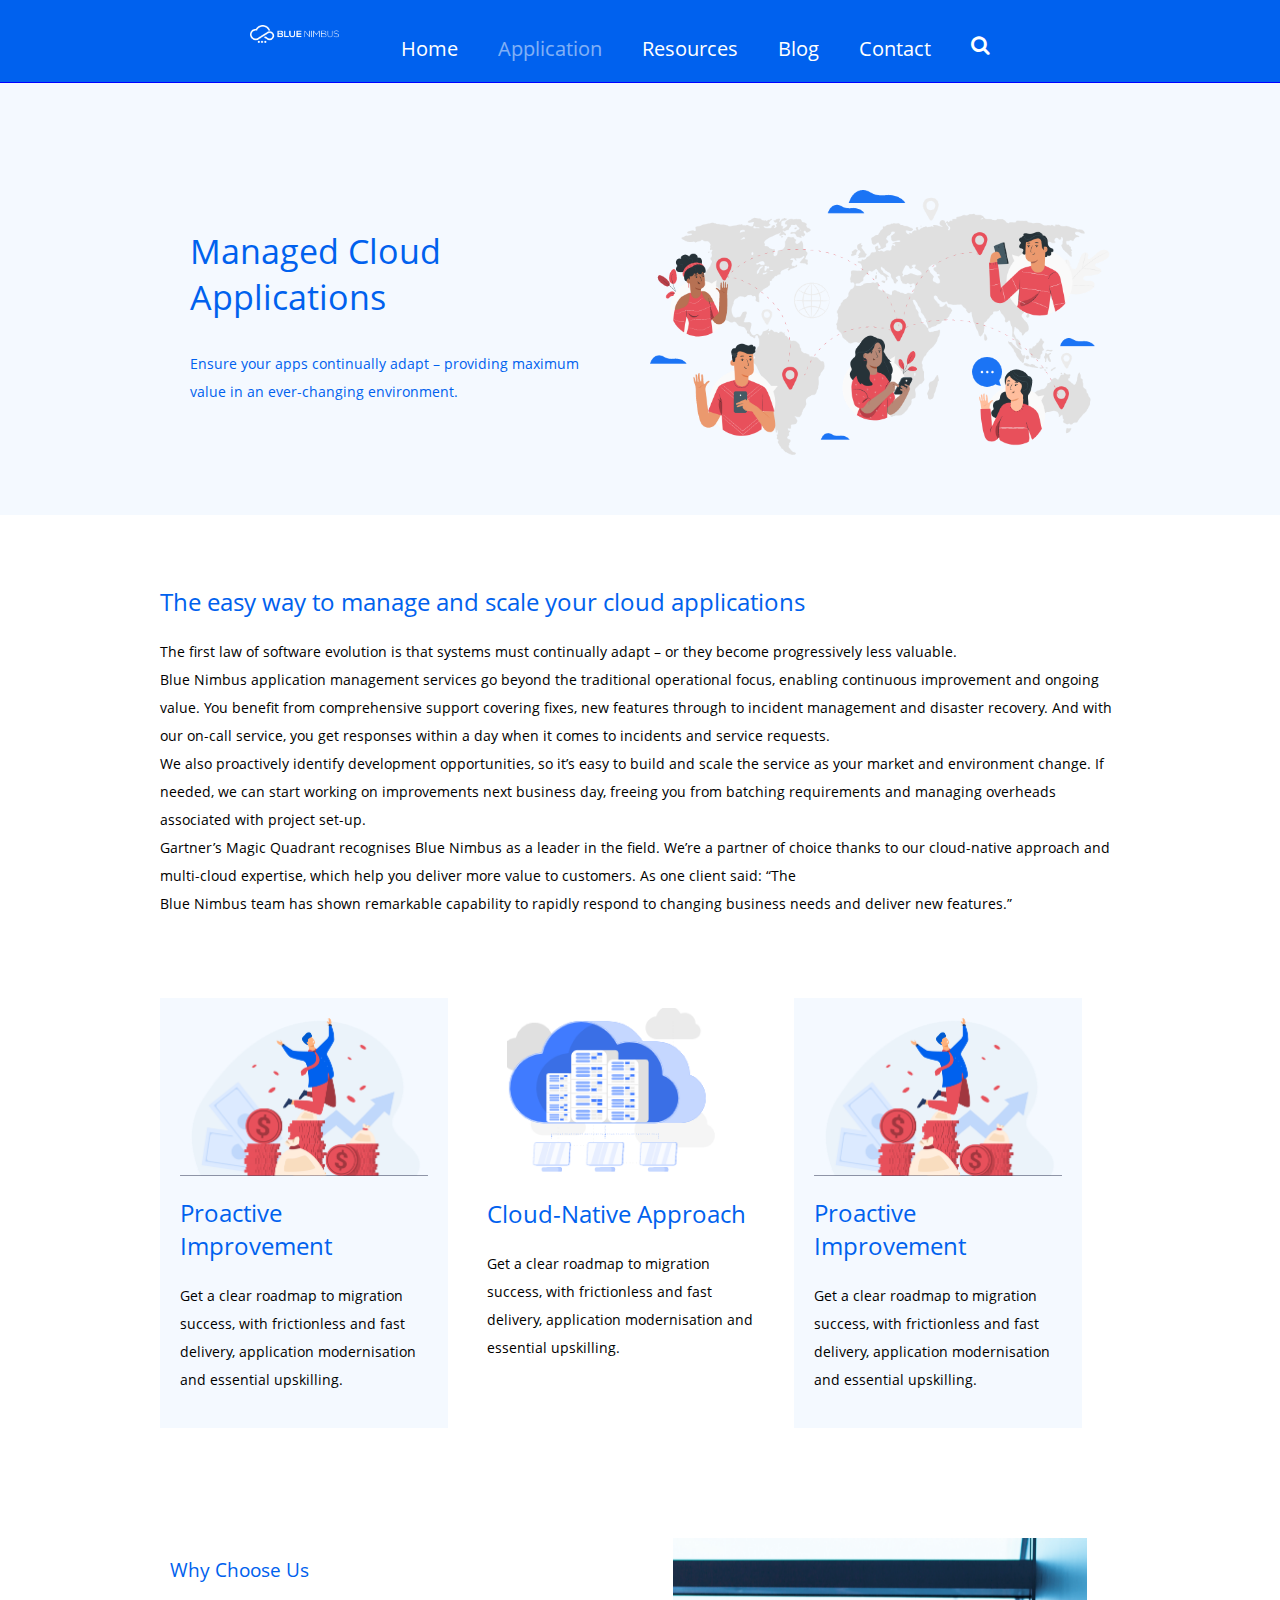
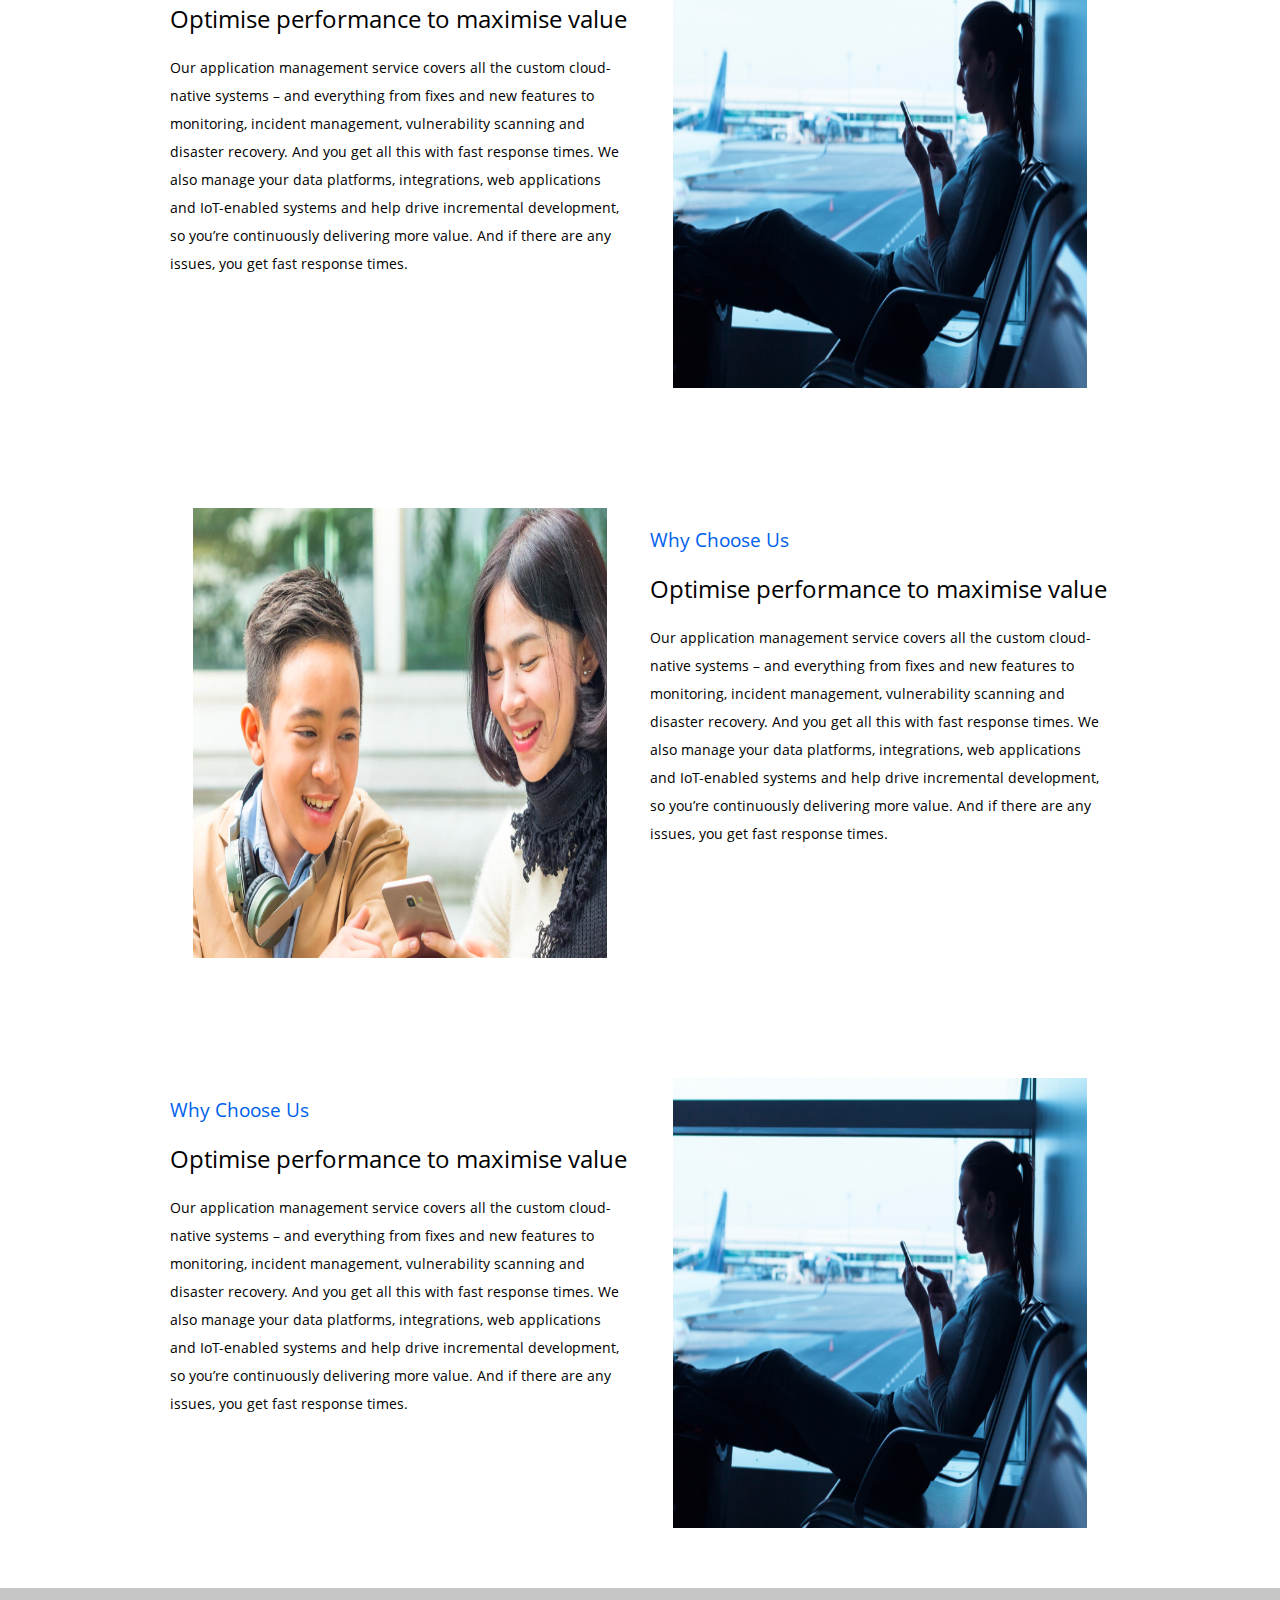
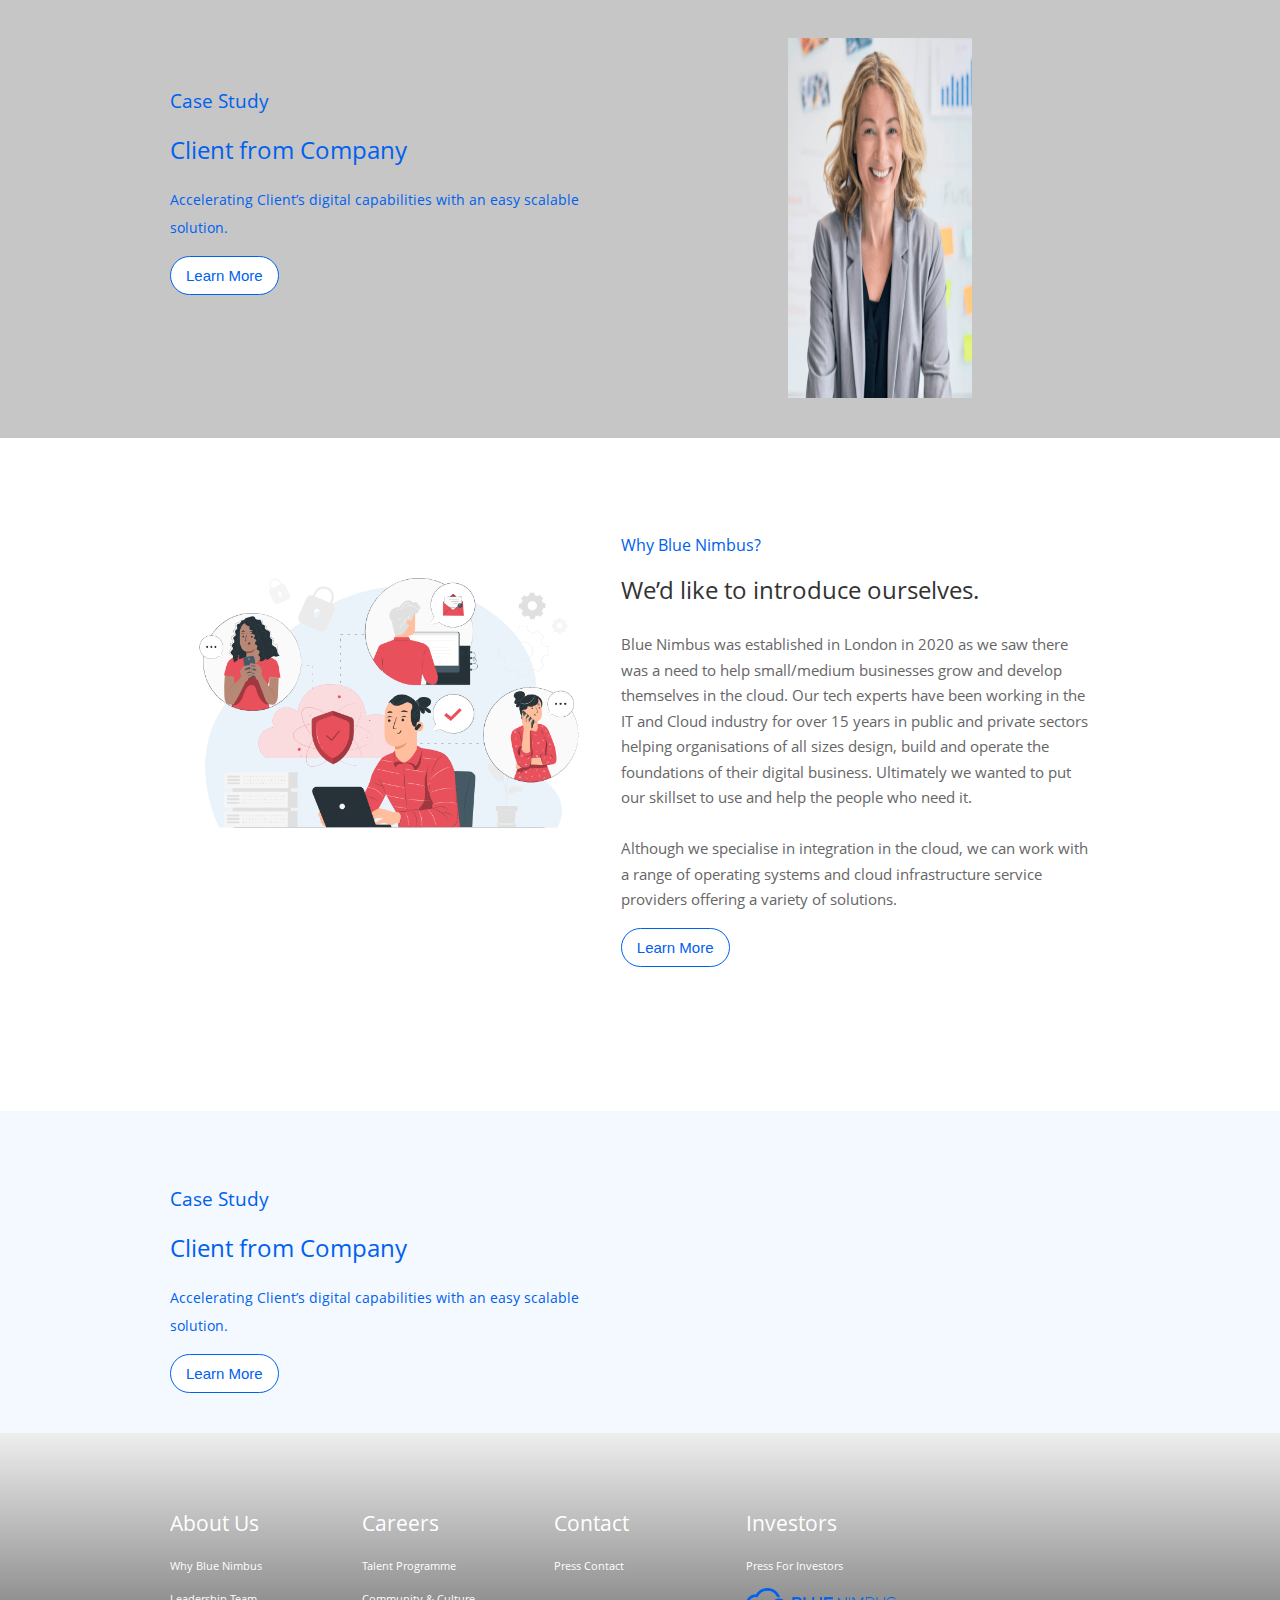
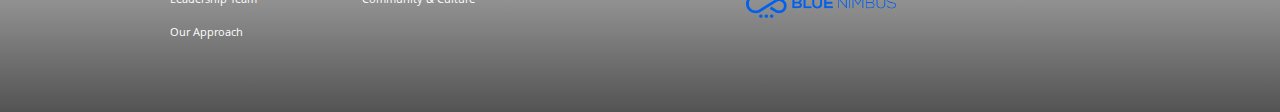
<file: pages/application.html>
<!DOCTYPE html5>
<html>

  <head>
    <meta name="viewport" content="width=device-width, initial-scale=1">
    <link rel="stylesheet" href="https://cdnjs.cloudflare.com/ajax/libs/font-awesome/4.7.0/css/font-awesome.min.css">
    <script src="../js/script-2.js"></script>
    <link rel="stylesheet" type="text/css" href="../css/application.css">
    <title>
      Application
    </title>
    <link rel="icon" href="../images/Favicon_edited.png" sizes="32x32" />
</head>
<body>

  <div class="Navbar" id="header">
    <div class="Navbar__Link Navbar__Link-brand">
      <img src="../images/logo.png" id="logo">
    </div>
    <div class="Navbar__Link Navbar__Link-toggle">
      <i class="fa fa-bars"></i>
    </div>
    <div class=" Navbar__Items--right">
      <nav class="Navbar__Items">
        <div class="Navbar__Link">
            <a href="../index.html">Home</a>
        </div>
        <div class="Navbar__Link">
            <a href="#" class="active">Application</a>
        </div>
        <div class="Navbar__Link">
            <a href="resources.html">Resources</a>
        </div>
        <div class="Navbar__Link">
          <a href="blog.html">Blog</a>
        </div>
        <div class="Navbar__Link">
            <a href="Contact.html">Contact</a>
        </div>
        <div class="Navbar__Link">
           <i class="fa fa-search"></i>
        </div>
      </nav>
      <div class="search-container">
         <input type="text" placeholder="Search.." name="search">
         <button><i class="fa fa-times"></i></button>    
      </div>
    </div>
  </div>





  <div class="container-fluid1">
    <div class="container">
       <div class="row">
          <div class="column1-1">
              <h2>Managed Cloud Applications</h2>
              <p>Ensure your apps continually adapt – providing maximum value in an ever-changing environment.</p>
          </div>
          <div class="column1">
            <img src="../images/networking.png">
          </div>
        </div>
      </div>
    </div>
  </div>
    <div class="container-fluid2">
       <div class="container">
        <h2>The easy way to manage and scale your cloud applications</h2>
        <p>The first law of software evolution is that systems must continually adapt – or they become progressively less valuable.<br />

            Blue Nimbus application management services go beyond the traditional operational focus, enabling continuous improvement and ongoing value. You benefit from comprehensive support covering fixes, new features through to incident management and disaster recovery. And with our on-call service, you get responses within a day when it comes to incidents and service requests.<br />
            We also proactively identify development opportunities, so it’s easy to build and scale the service as your market and environment change. If needed, we can start working on improvements next business day, freeing you from batching requirements and managing overheads associated with project set-up.<br />

            Gartner’s Magic Quadrant recognises Blue Nimbus as a leader in the field. We’re a partner of choice thanks to our cloud-native approach and multi-cloud expertise, which help you deliver more value to customers. As one client said: “The<br />

            Blue Nimbus team has shown remarkable capability to rapidly respond to changing business needs and deliver new features.”</p>
          <div class="row2">
            <div class="column2">
                <img src="../images/money@3x.png" width="100%">
                <h2>Proactive Improvement</h2>
                <p>Get a clear roadmap to migration success, with frictionless and fast delivery, application modernisation and essential upskilling.</p>
            </div>
            <div class="column2-2">
                <img src="../images/sky.png" width="80%">
                <h2>Cloud-Native Approach</h2>
                <p>Get a clear roadmap to migration success, with frictionless and fast delivery, application modernisation and essential upskilling.</p>
            </div>
            <div class="column2">
                <img src="../images/money@3x.png" width="100%">
                <h2>Proactive Improvement</h2>
                <p>Get a clear roadmap to migration success, with frictionless and fast delivery, application modernisation and essential upskilling.</p>
            </div>
          </div>
        </div>
      </div>


    <div class="container-fluid3">
      <div class="container">
       <div class="row3">
          <div class="column3">
              <h3>Why Choose Us</h3>
              <h2>Optimise performance to maximise value</h2>
              <p>Our application management service covers all the custom cloud-native systems – and everything from fixes and new features to monitoring, incident management, vulnerability scanning and disaster recovery. And you get all this with fast response times. We also manage your data platforms, integrations, web applications and IoT-enabled systems and help drive incremental development, so you’re continuously delivering more value. And if there are any issues, you get fast response times.</p>
          </div>
          <div class="column3">
            <img src="../images/B0525B7A-D3F3-4E8F-B7EE-4B0485A2EA53-1.png">
          </div>
        </div>
      </div>
    </div>

    <div class="container-fluid4">
      <div class="container">
       <div class="row4">
          <div class="column4">
             <img src="../images/FB8318B0-43CE-4B32-B649-7099C1489B22-1.png" >
          </div>
          <div class="column4">
            <h3>Why Choose Us</h3>
              <h2>Optimise performance to maximise value</h2>
              <p>Our application management service covers all the custom cloud-native systems – and everything from fixes and new features to monitoring, incident management, vulnerability scanning and disaster recovery. And you get all this with fast response times. We also manage your data platforms, integrations, web applications and IoT-enabled systems and help drive incremental development, so you’re continuously delivering more value. And if there are any issues, you get fast response times.</p>
          </div>
        </div>
      </div>
    </div>
  
    <div class="container-fluid3">
      <div class="container">
       <div class="row3">
          <div class="column3">
              <h3>Why Choose Us</h3>
              <h2>Optimise performance to maximise value</h2>
              <p>Our application management service covers all the custom cloud-native systems – and everything from fixes and new features to monitoring, incident management, vulnerability scanning and disaster recovery. And you get all this with fast response times. We also manage your data platforms, integrations, web applications and IoT-enabled systems and help drive incremental development, so you’re continuously delivering more value. And if there are any issues, you get fast response times.</p>
          </div>
          <div class="column3">
            <img src="../images/B0525B7A-D3F3-4E8F-B7EE-4B0485A2EA53-1.png">
          </div>
        </div>
      </div>
    </div>

    <div class="container-fluid5">
      <div class="container">
       <div class="row5">
          <div class="column5">
              <h3>Case Study</h3>
              <h2>Client from Company</h2>
              <p>Accelerating Client’s digital capabilities with an easy scalable solution.</p>
              <button class="blue-btn btn">Learn More <i class="fa fa-angle-right"></i></button>
          </div>
          <div class="column5">
            <img src="../images/ch.png">
          </div>
        </div>
      </div>
    </div>

    <div class="row-one">
    <div class="row-one-column">
      <img src="../images/become_faster.png">
    </div>
    <div class="row-one-column-one">
       <p><span>Why Blue Nimbus?</span></p>
       <h2>We’d like to introduce ourselves.</h2>
       <p>Blue Nimbus was established in London in 2020 as we saw there was a need to help small/medium businesses grow and develop themselves in the cloud. Our tech experts have been working in the IT and Cloud industry for over 15 years in public and private sectors helping organisations of all sizes design, build and operate the foundations of their digital business. Ultimately we wanted to put our skillset to use and help the people who need it.
       <br><br>
       Although we specialise in integration in the cloud, we can work with a range of operating systems and cloud infrastructure service providers offering a variety of solutions.
       </p>
       <button class="blue-btn btn">Learn More <i class="fa fa-angle-right"></i></button>
    </div>
  </div>


  <div class="container-fluid6">
      <div class="container">
       <div class="row5">
          <div class="column5">
              <h3>Case Study</h3>
              <h2>Client from Company</h2>
              <p>Accelerating Client’s digital capabilities with an easy scalable solution.</p>
              <button class="blue-btn btn">Learn More <i class="fa fa-angle-right"></i></button>
          </div>
          <div class="column5">
           
          </div>
        </div>
      </div>
    </div>





  <section class="footer">
    <div class="footer-row">
      <div class="footer-column-one">
        <p><span>About Us</span></p>
        <p>Why Blue Nimbus</p>
        <p>Leadership Team</p>
        <p>Our Approach</p>
      </div>
      <div class="footer-column-two">
        <p><span>Careers</span></p>
        <p>Talent Programme</p>
        <p>Community & Culture</p>
      </div>
      <div class="footer-column-three">
        <p><span>Contact</span></p>
        <p>Press Contact</p>
      </div>
      <div class="footer-column-four">
        <p><span>Investors</span></p>
        <p>Press For Investors</p>
        <img src="../images/9.png">
      </div>
    </div>
  </section>



 
  <div id="cookieConsent">
    This website uses cookies to improve your experience. We'll assume you're ok with this, but you can opt-out if you wish.  <a href="#" target="_blank">Cookie settings</a>. <a class="cookieConsentOK">Accept</a>
  </div>

<script type="text/javascript" src="../js/script.js"></script>
</body>
</html>
</file>
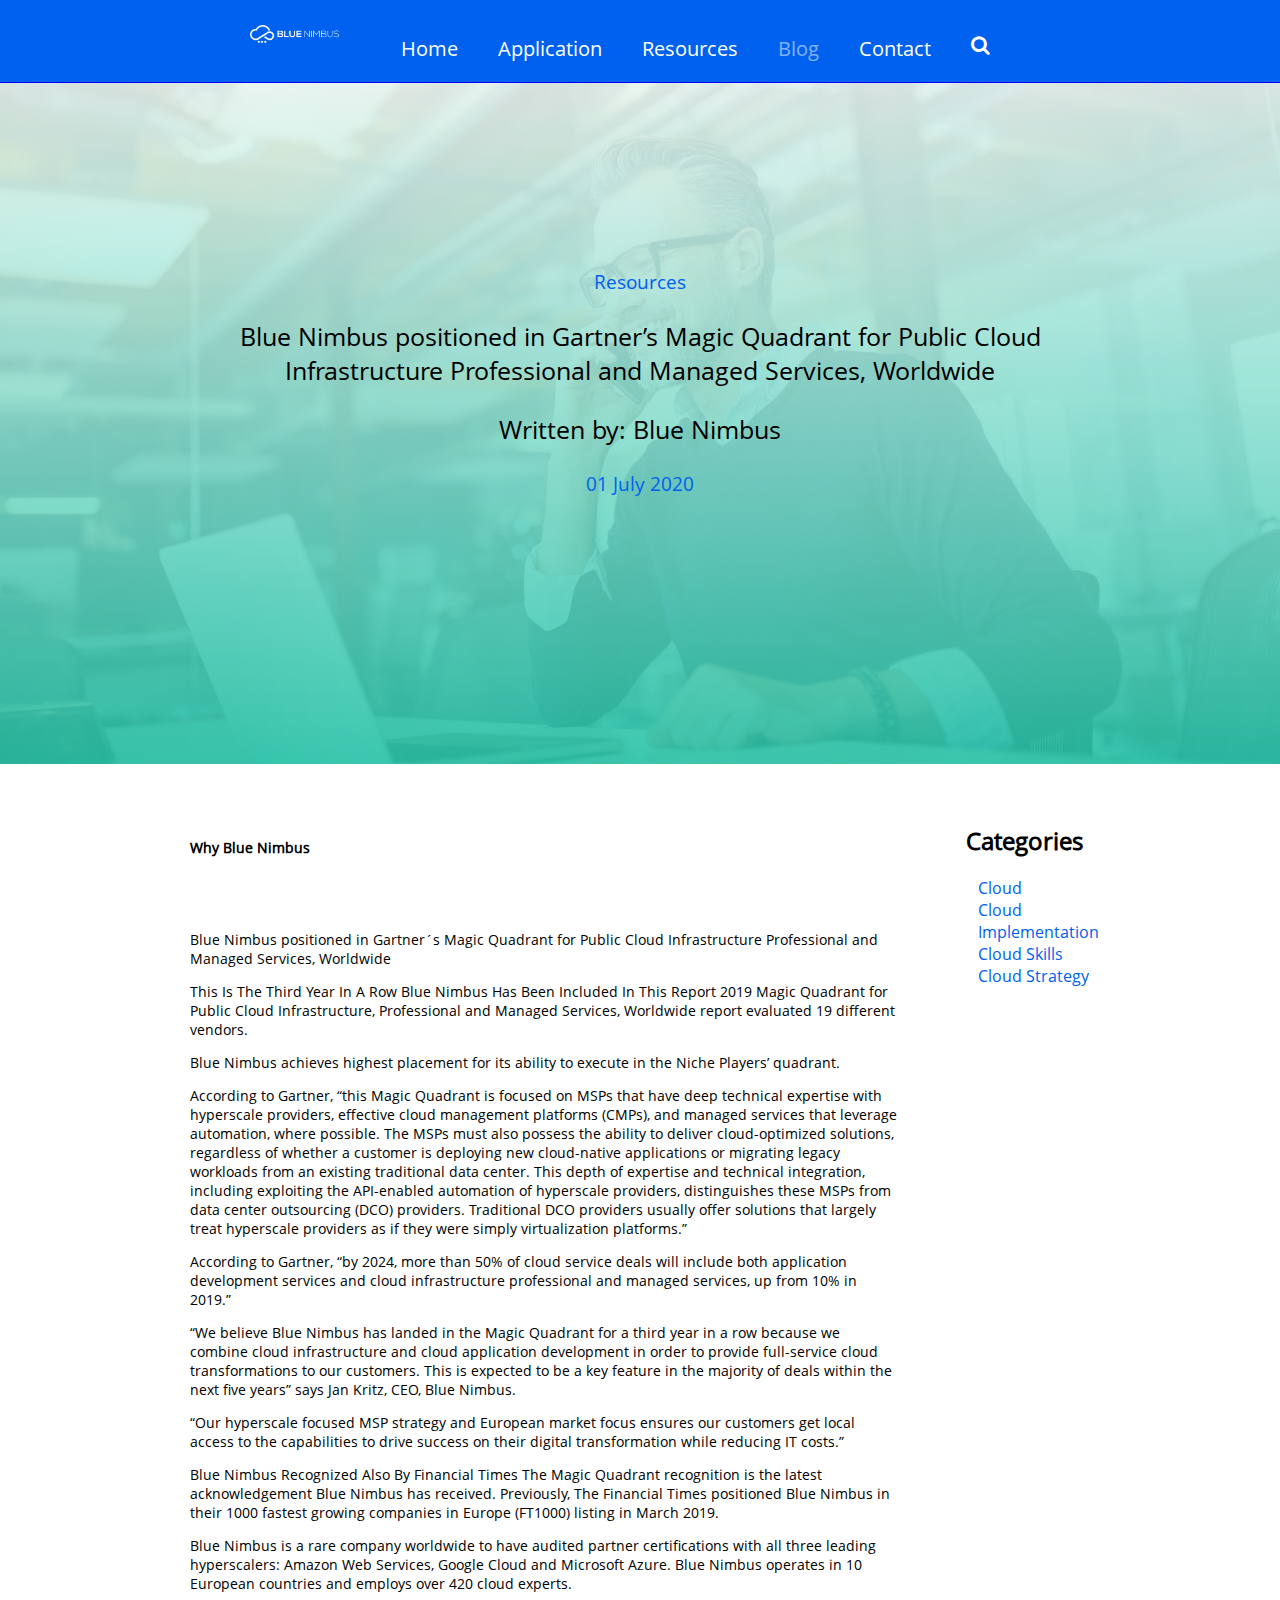
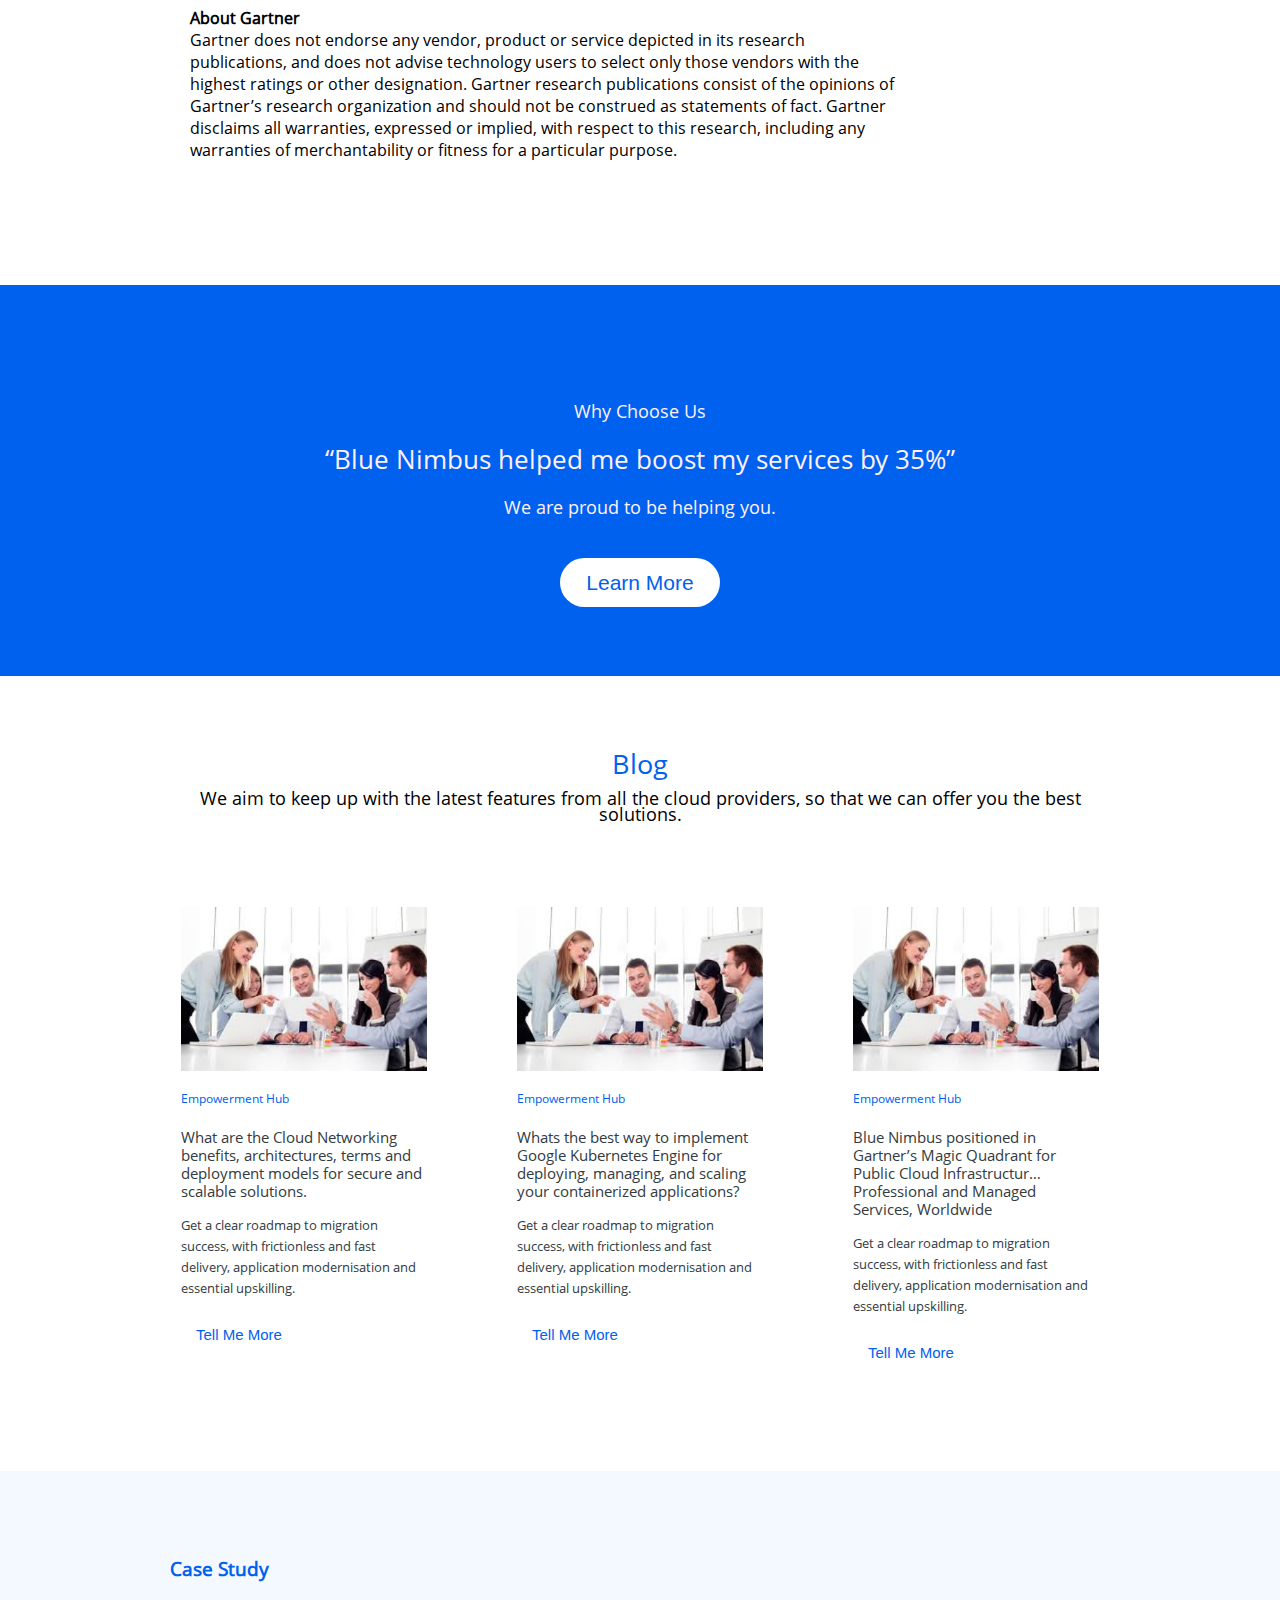
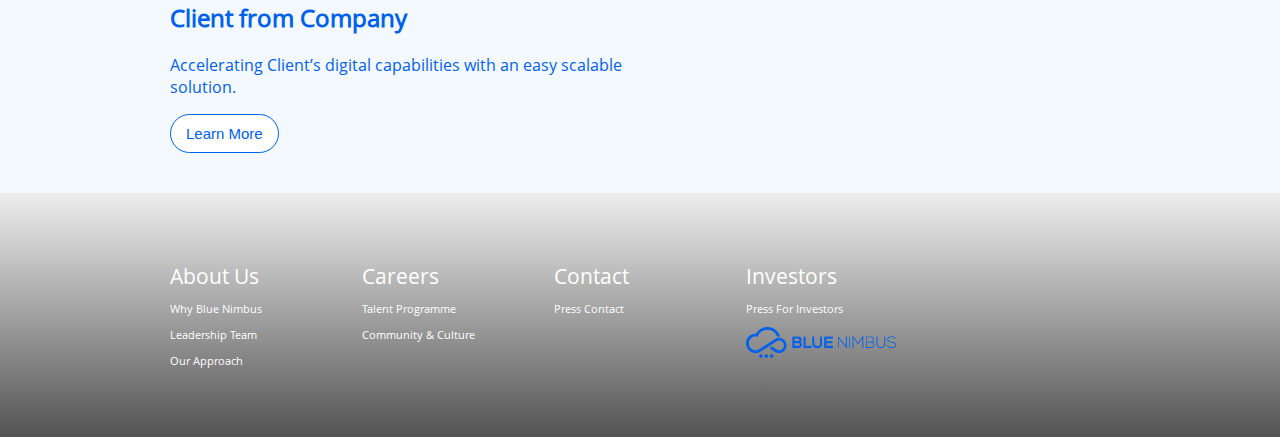
<file: pages/blog.html>
<!DOCTYPE html5>
<html>

  <head>
    <meta name="viewport" content="width=device-width, initial-scale=1">
    <link rel="stylesheet" href="https://cdnjs.cloudflare.com/ajax/libs/font-awesome/4.7.0/css/font-awesome.min.css">
    <script src="../js/script-2.js"></script>
    <link rel="stylesheet" type="text/css" href="../css/blog.css">
    <title>
      Blog
    </title>
    <link rel="icon" href="../images/Favicon_edited.png" sizes="32x32" />
</head>
<body>

  <div class="Navbar" id="header">
    <div class="Navbar__Link Navbar__Link-brand">
      <img src="../images/logo.png" id="logo">
    </div>
    <div class="Navbar__Link Navbar__Link-toggle">
      <i class="fa fa-bars"></i>
    </div>
    <div class=" Navbar__Items--right">
      <nav class="Navbar__Items">
        <div class="Navbar__Link">
            <a href="../index.html">Home</a>
        </div>
        <div class="Navbar__Link">
            <a href="application.html">Application</a>
        </div>
        <div class="Navbar__Link">
            <a href="resources.html">Resources</a>
        </div>
        <div class="Navbar__Link">
          <a href="#" class="active">Blog</a>
        </div>
        <div class="Navbar__Link">
            <a href="Contact.html">Contact</a>
        </div>
        <div class="Navbar__Link">
           <i class="fa fa-search"></i>
        </div>
      </nav>
      <div class="search-container">
         <input type="text" placeholder="Search.." name="search">
         <button><i class="fa fa-times"></i></button>    
      </div>
    </div>
  </div>


  <div class="container-fluid1">
    <div class="container">
       <div class="row"> 
          <div class="column1">
              <h3>Resources</h3>
              <p>Blue Nimbus positioned in Gartner’s Magic Quadrant
                 for Public Cloud Infrastructure Professional and Managed
                 Services, Worldwide
               </p>
               <p>Written by: Blue Nimbus</p>
              <h3>01 July 2020</h3>
          </div>
        </div>
      </div>
    </div>
  </div>
    

  <div class="container-fluid2">
    <div class="container">
      <div class="row2">
        <div class="column2">
          <p><strong>Why Blue Nimbus</strong></p>
          <h2>Keep your business strong during Covid-19</h2>
          <p>Blue Nimbus positioned in Gartner´s Magic Quadrant for Public Cloud Infrastructure Professional and Managed Services, Worldwide</p>
          <p>This Is The Third Year In A Row Blue Nimbus Has Been Included In This Report
            2019 Magic Quadrant for Public Cloud Infrastructure, Professional and Managed Services, Worldwide report evaluated 19 different vendors.</p>
          <p>Blue Nimbus achieves highest placement for its ability to execute in the Niche Players’ quadrant.</p>
          <p>According to Gartner, “this Magic Quadrant is focused on MSPs that have deep technical expertise with hyperscale providers, effective cloud management platforms (CMPs), and managed services that leverage automation, where possible. The MSPs must also possess the ability to deliver cloud-optimized solutions, regardless of whether a customer is deploying new cloud-native applications or migrating legacy workloads from an existing traditional data center. This depth of expertise and technical integration, including exploiting the API-enabled automation of hyperscale providers, distinguishes these MSPs from data center outsourcing (DCO) providers. Traditional DCO providers usually offer solutions that largely treat hyperscale providers as if they were simply virtualization platforms.”</p>
          <p>According to Gartner, “by 2024, more than 50% of cloud service deals will include both application development services and cloud infrastructure professional and managed services, up from 10% in 2019.”</p>
          <p>“We believe Blue Nimbus has landed in the Magic Quadrant for a third year in a row because we combine cloud infrastructure and cloud application development in order to provide full-service cloud transformations to our customers. This is expected to be a key feature in the majority of deals within the next five years” says Jan Kritz, CEO, Blue Nimbus.</p>
          <p>“Our hyperscale focused MSP strategy and European market focus ensures our customers get local access to the capabilities to drive success on their digital transformation while reducing IT costs.”</p>
          <p>Blue Nimbus Recognized Also By Financial Times
           The Magic Quadrant recognition is the latest acknowledgement Blue Nimbus has received. Previously, The Financial Times positioned Blue Nimbus in their 1000 fastest growing companies in Europe (FT1000) listing in March 2019.</p>
           <p>Blue Nimbus is a rare company worldwide to have audited partner certifications with all three leading hyperscalers: Amazon Web Services, Google Cloud and Microsoft Azure. Blue Nimbus operates in 10 European countries and employs over 420 cloud experts.</p>
           <strong>About Gartner</strong><br>
           Gartner does not endorse any vendor, product or service depicted in its research publications, and does not advise technology users to select only those vendors with the highest ratings or other designation. Gartner research publications consist of the opinions of Gartner’s research organization and should not be construed as statements of fact. Gartner disclaims all warranties, expressed or implied, with respect to this research, including any warranties of merchantability or fitness for a particular purpose.
        </div>
        <div class="column2-2">
          <h2>Categories</h2>
          <ul>
            <li><a href="">Cloud</a></li>
            <li><a href="">Cloud Implementation</a></li>
            <li><a href="">Cloud Skills</a></li>
            <li><a href="">Cloud Strategy</a></li>
          </ul>
        </div>
      </div>
    </div>
  </div>





  <section class="middle-section">
    <div class="container">
      <p>Why Choose Us</p>
      <p><span>“Blue Nimbus helped me boost my services by 35%”</span></p>
      <p>We are proud to be helping you.</p>
      <button class="cloud-btn btn">Learn More <i class="fa fa-angle-right"></i></button>
    </div>
  </section>




  <section class="middle-section-two">
    <div class="container">
      <p><span>Blog</span></p>
      <p>We aim to keep up with the latest features from all the cloud providers, so that we can offer you the best solutions.</p>
    </div>

    <div class="row-five">
      <div class="row-five-column-one">
        <img src="../images/Image-1.png">
        <p><span>Empowerment Hub</span></p>
        <p class="para-1">What are the Cloud Networking benefits, architectures, terms and deployment models for secure and scalable solutions.</p>
         <p class="para-2">Get a clear roadmap to migration success, with frictionless and fast delivery, application modernisation and essential upskilling.</p>
        <button class="blue-btn btn">Tell Me More <i class="fa fa-angle-right"></i></button>
      </div>
      <div class="row-five-column-two">
        <img src="../images/Image-1.png">
        <p><span>Empowerment Hub</span></p>
        <p class="para-1">Whats the best way to implement Google Kubernetes Engine for deploying, managing, and scaling your containerized applications?</p>
         <p class="para-2">Get a clear roadmap to migration success, with frictionless and fast delivery, application modernisation and essential upskilling.</p>
        <button class="blue-btn btn">Tell Me More <i class="fa fa-angle-right"></i></button>
      </div>
      <div class="row-five-column-three">
        <img src="../images/Image-1.png">
        <p><span>Empowerment Hub</span></p>
        <p class="para-1">Blue Nimbus positioned in Gartner’s Magic Quadrant for Public Cloud Infrastructur… Professional and Managed Services, Worldwide</p>
        <p class="para-2">Get a clear roadmap to migration success, with frictionless and fast delivery, application modernisation and essential upskilling.</p>
        <button class="blue-btn btn">Tell Me More <i class="fa fa-angle-right"></i></button>
      </div>
    </div>
  </section>




      



    <div class="container-fluid6">
      <div class="container">
       <div class="row5">
          <div class="column5">
              <h3>Case Study</h3>
              <h2>Client from Company</h2>
              <p>Accelerating Client’s digital capabilities with an easy scalable solution.</p>
              <button class="blue-btn btn">Learn More <i class="fa fa-angle-right"></i></button>
          </div>
          <div class="column5">
           
          </div>
        </div>
      </div>
    </div>



  <section class="footer">
    <div class="footer-row">
      <div class="footer-column-one">
        <p><span>About Us</span></p>
        <p>Why Blue Nimbus</p>
        <p>Leadership Team</p>
        <p>Our Approach</p>
      </div>
      <div class="footer-column-two">
        <p><span>Careers</span></p>
        <p>Talent Programme</p>
        <p>Community & Culture</p>
      </div>
      <div class="footer-column-three">
        <p><span>Contact</span></p>
        <p>Press Contact</p>
      </div>
      <div class="footer-column-four">
        <p><span>Investors</span></p>
        <p>Press For Investors</p>
        <img src="../images/9.png">
      </div>
    </div>
  </section>


  
  <div id="cookieConsent">
    This website uses cookies to improve your experience. We'll assume you're ok with this, but you can opt-out if you wish.  <a href="#" target="_blank">Cookie settings</a>. <a class="cookieConsentOK">Accept</a>
  </div>

<script type="text/javascript" src="../js/script.js"></script>
</body>
</html>
</file>
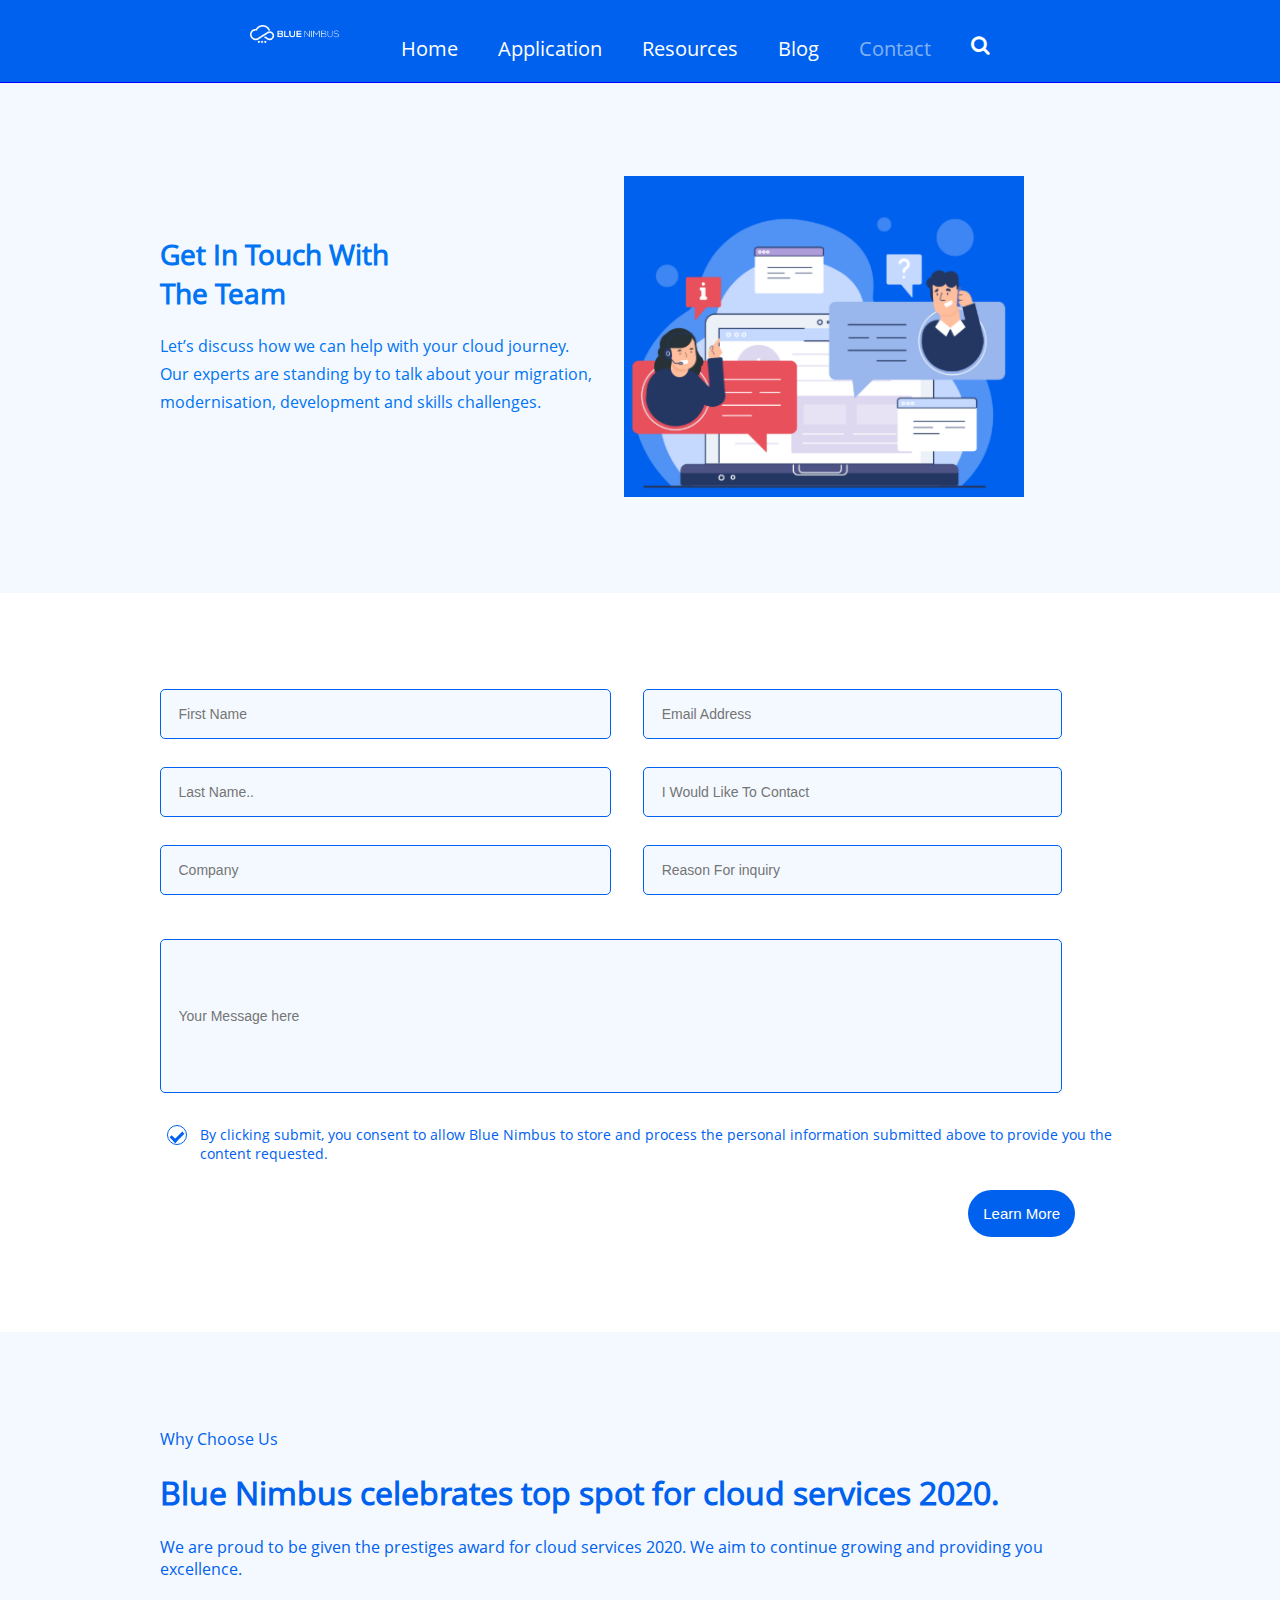
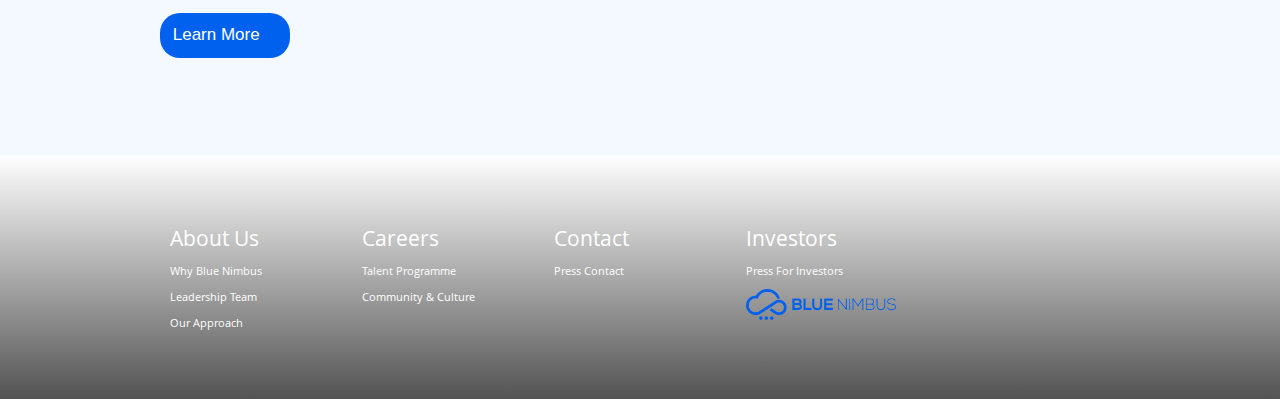
<file: pages/Contact.html>
<!DOCTYPE html5>
<html>

  <head>
    <meta name="viewport" content="width=device-width, initial-scale=1">
    <link rel="stylesheet" href="https://cdnjs.cloudflare.com/ajax/libs/font-awesome/4.7.0/css/font-awesome.min.css">
    <script src="../js/script-2.js"></script>
    <link rel="stylesheet" type="text/css" href="../css/Contact.css">
    <title>Contact</title>
    <link rel="icon" href="../images/Favicon_edited.png" sizes="32x32" />
</head>
<body>

  <div class="Navbar" id="header">
    <div class="Navbar__Link Navbar__Link-brand">
      <img src="../images/logo.png" id="logo">
    </div>
    <div class="Navbar__Link Navbar__Link-toggle">
      <i class="fa fa-bars"></i>
    </div>
    <div class=" Navbar__Items--right">
      <nav class="Navbar__Items">
        <div class="Navbar__Link">
            <a href="../index.html">Home</a>
        </div>
        <div class="Navbar__Link">
            <a href="application.html">Application</a>
        </div>
        <div class="Navbar__Link">
            <a href="resource.html">Resources</a>
        </div>
        <div class="Navbar__Link">
            <a href="blog.html">Blog</a>
        </div>
        <div class="Navbar__Link">
          <a href="#" class="active">Contact</a>
        </div>
        <div class="Navbar__Link">
           <i class="fa fa-search"></i>
        </div>
      </nav>
      <div class="search-container">
         <input type="text" placeholder="Search.." name="search">
         <button><i class="fa fa-times"></i></button>    
      </div>
    </div>
  </div>



<section class="section-A">
  <div class="section-A-row">
  <div class="section-A-column-A">
    <h1>Get In Touch With<br> The Team</h1>
    <p>Let’s discuss how we can help with your cloud journey. Our experts are standing by to talk about your migration, modernisation, development and skills challenges.</p>
  </div>
  <div class="section-A-column-B">
    <img src="../images/thoka.png">
  </div>
</div>
</section>

<section class="section-B">
  <div class="section-B-row">
  <div class="section-B-column-A">
     <form action="/action_page.php" id="main-form">
           <input type="text"  name="firstname" placeholder="First Name" class="form">
           <input type="text" id="lname" name="lastname" placeholder="Last Name.." class="form">
           <input type="text"  name="firstname" placeholder="Company" class="form">
    
  </div>
  <div class="section-B-column-B">
          <input type="text"  name="lastname" placeholder="Email Address" class="form">
          <input type="text"  name="firstname" placeholder="I Would Like To Contact" class="form">
          <input type="text"  name="lastname" placeholder="Reason For inquiry" class="form">
  </div>



  <input type="text" id="message-box" name="firstname" placeholder="Your Message here">
</form>
           <label class="container1">By clicking submit, you consent to allow Blue Nimbus to store and process the personal information submitted above to provide you the content requested.
              <input type="checkbox" checked="checked">
              <span class="checkmark"></span>
           </label>
           <button class="blue-btn btn">Learn More <i class="fa fa-angle-right"></i></button>
           </div>
</section>
<section class="section-C">
<div class="section-C-one">
    <p>Why Choose Us</p>
  <h1>Blue Nimbus celebrates top spot for cloud services 2020.</h1>
  <p>We are proud to be given the prestiges award for cloud services 2020. We aim to continue growing and providing you excellence.</p>
  <button class="blue-btn btn">Learn More <i class="fa fa-angle-right"></i></button>
</div>
</section>


  <section class="footer">
    <div class="footer-row">
      <div class="footer-column-one">
        <p><span>About Us</span></p>
        <p>Why Blue Nimbus</p>
        <p>Leadership Team</p>
        <p>Our Approach</p>
      </div>
      <div class="footer-column-two">
        <p><span>Careers</span></p>
        <p>Talent Programme</p>
        <p>Community & Culture</p>
      </div>
      <div class="footer-column-three">
        <p><span>Contact</span></p>
        <p>Press Contact</p>
      </div>
      <div class="footer-column-four">
        <p><span>Investors</span></p>
        <p>Press For Investors</p>
        <img src="../images/9.png">
      </div>
    </div>
  </section>


  
  <div id="cookieConsent">
    This website uses cookies to improve your experience. We'll assume you're ok with this, but you can opt-out if you wish.  <a href="#" target="_blank">Cookie settings</a>. <a class="cookieConsentOK">Accept</a>
  </div>

<script type="text/javascript" src="../js/script.js"></script>
</body>
</html>
</file>
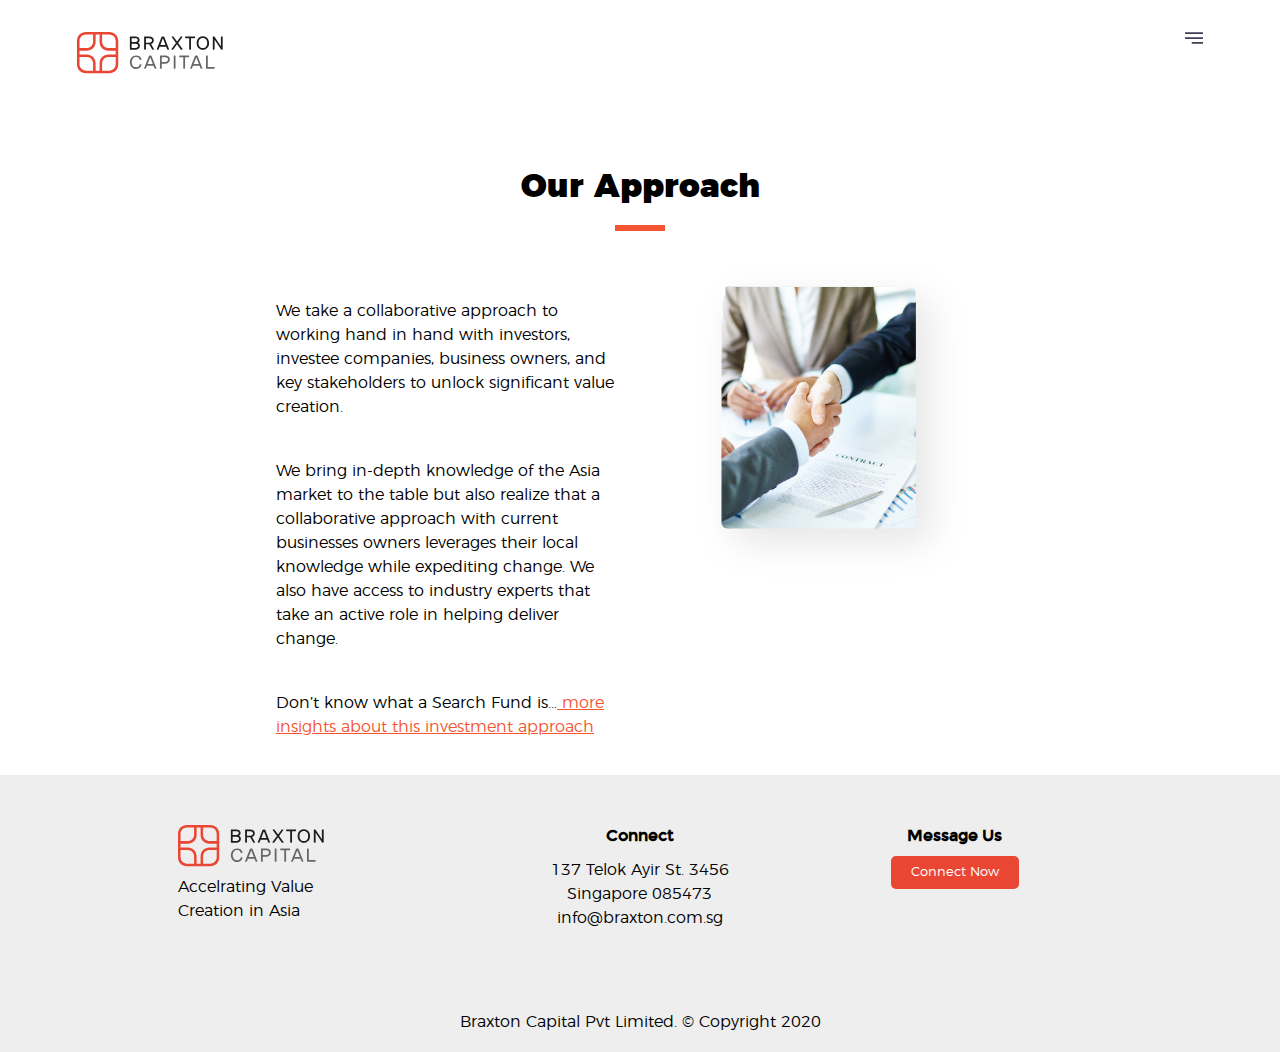
<file: pages/our-approach.html>
<!DOCTYPE html5>
<html>

  <head>
    <meta name="viewport" content="width=device-width, initial-scale=1">
    <link rel="stylesheet" href="https://cdnjs.cloudflare.com/ajax/libs/font-awesome/4.7.0/css/font-awesome.min.css">
    <script src="../js/script-2.js"></script>
    <link rel="stylesheet" type="text/css" href="../css/our-approach.css">
    <title>
      Our Approach
    </title>
    <link rel="icon" href="../images/path72.png" sizes="32x32" />
</head>
<body>
	<section id="top-header">
    	<nav id="overlay">
        	<img src="../images/close-button.svg" alt="menu" class="close-button"  id="close-menu">
        	<ul>
            	<li><a href="../index.html">Home</a></li>
                <li><a href="our-focus.html">Our Focus</a></li>
                <li><a href="#">Our Approach</a></li>
                <li><a href="our-investment.html">Our Investment</a></li>
            	<li class="social"><a href=""><i class="fa fa-facebook"></i></a><a href=""><i class="fa fa-linkedin"></i></a><a href=""><i class="fa fa-instagram"></i></a></li>
        	</ul>
    	</nav>
    	<header>
       	 	<a href="../index.html" class="logo">
       	 		<img src="../images/path44.svg">
       	 	</a>
        	<img src="../images/Rectangle 97.svg" class="menu-btn" id="open-menu">
    	</header>
	</section>


    <section class="main">
        <h1>Our Approach</h1>
        <hr class="as-border">
        <div class="row">
            <div class="column">
                <p>
                    We take a collaborative approach to working hand in hand with investors, investee companies, business owners, and key stakeholders to unlock significant value creation.
                </p>
                <p>    
                     We bring in-depth knowledge of the Asia market to the table but also realize that a collaborative approach with current businesses owners leverages their local knowledge while expediting change. We also have access to industry experts that take an active role in helping deliver change.
                </p>
                <p>
                     Don’t know what a Search Fund is…<span class="para-color"> more insights about this investment approach</span>
                </p>
            </div>
            <div class="column" style="text-align: center;">
                <img src="../images/Rectangle 2306.png">
            </div>
        </div>
    </section>


    <footer>
        <div class="footer-row">
            <div class="footer-column-1">
                <img src="../images/path44.svg">
                <p>Accelrating Value</p>
                <p>Creation in Asia</p>
            </div>
            <div class="footer-column">
                <h4>Connect</h4>
                <p>137 Telok Ayir St. 3456</p>
                <p>Singapore 085473</p>
                <p>info@braxton.com.sg</p>
            </div>
            <div class="footer-column">
            <h4>Message Us</h4>
            <a href="mailto:info@braxton.com.sg" class="button">Connect Now</a>
            </div>
        </div>
        <p class="copyright">Braxton Capital Pvt Limited. &copy Copyright 2020</p>
    </footer>















<script type="text/javascript" src="../js/script.js"></script>
</body>
</html>
</file>
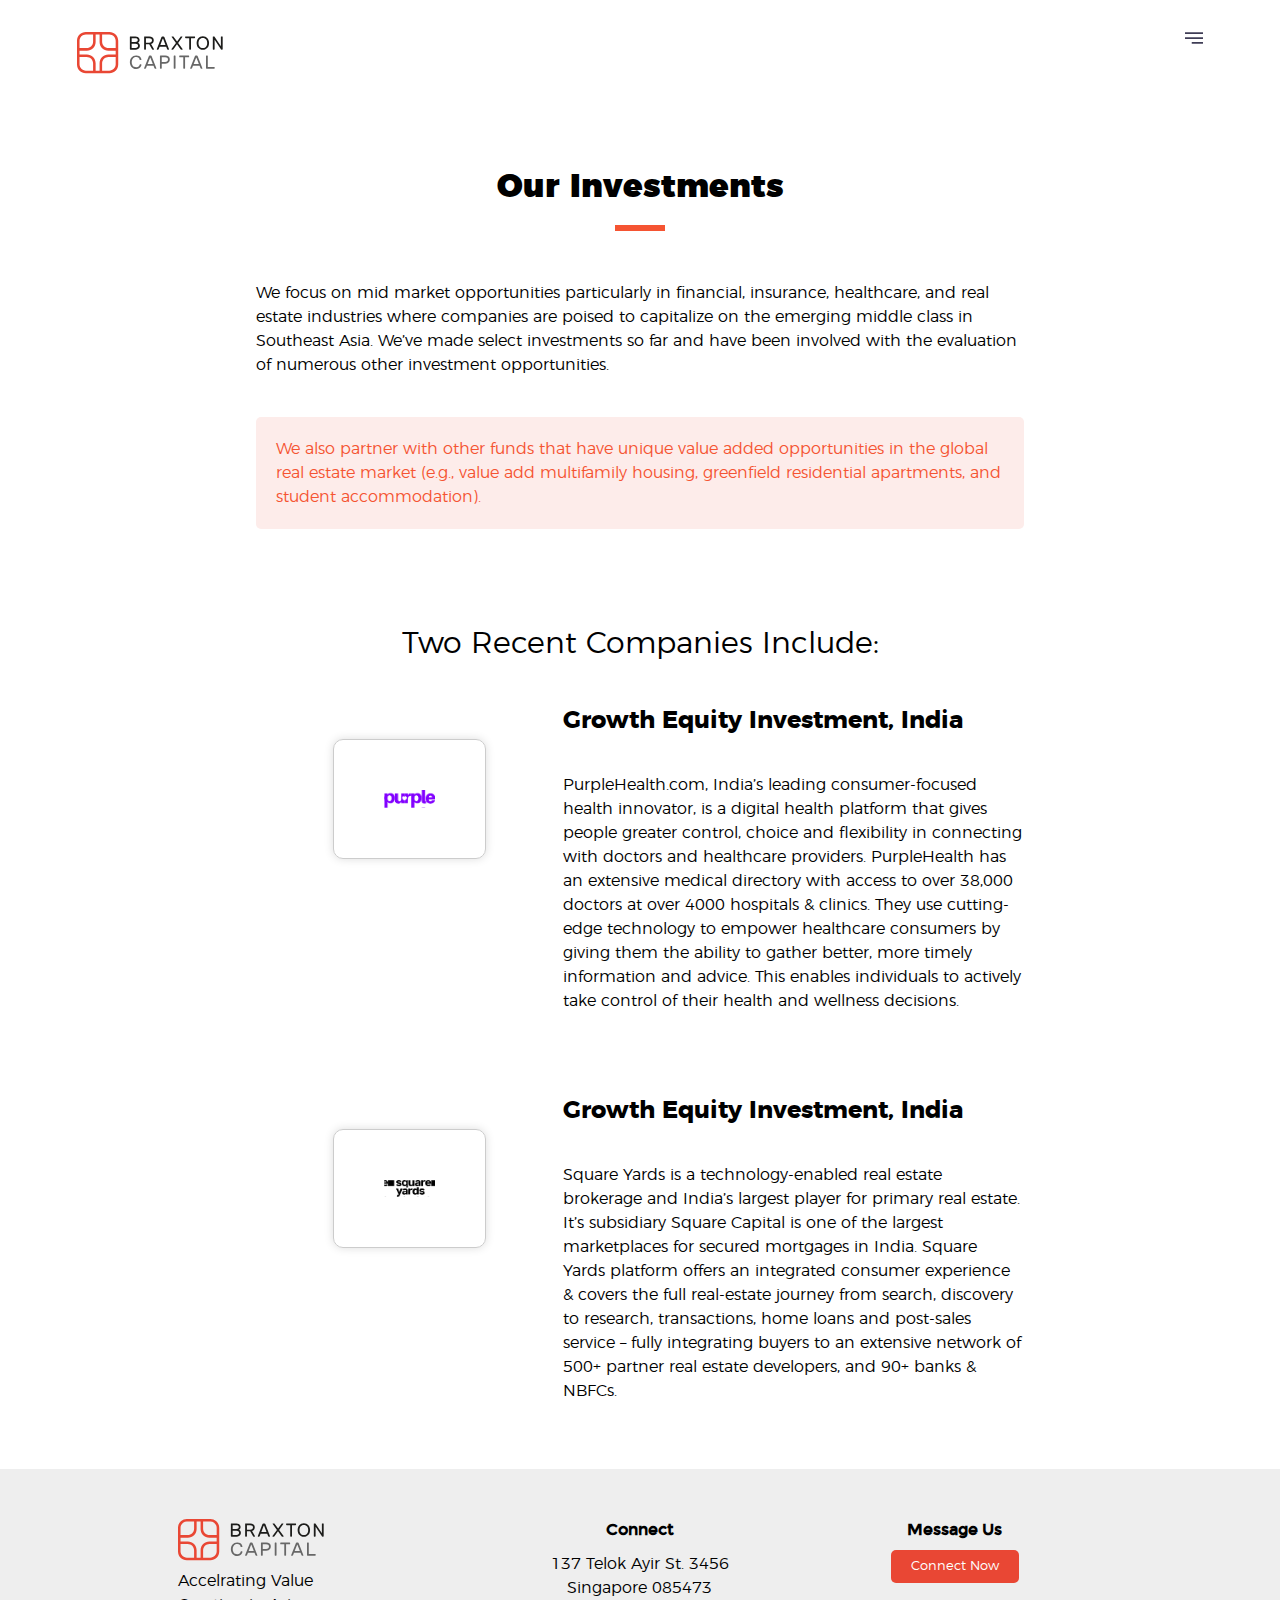
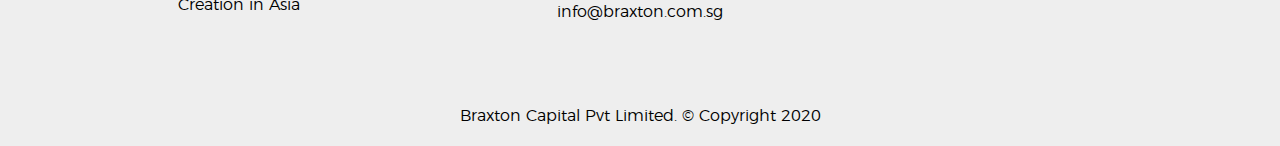
<file: pages/our-investment.html>
<!DOCTYPE html5>
<html>
  <head>
    <meta name="viewport" content="width=device-width, initial-scale=1">
    <link rel="stylesheet" href="https://cdnjs.cloudflare.com/ajax/libs/font-awesome/4.7.0/css/font-awesome.min.css">
    <script src="../js/script-2.js"></script>
    <link rel="stylesheet" type="text/css" href="../css/our-investment.css">
    <title>
        Our Investments
    </title>
    <link rel="icon" href="../images/path72.png" sizes="32x32" />
</head>
<body>
	<section id="top-header">
    	<nav id="overlay">
        	<img src="../images/close-button.svg" alt="menu" class="close-button"  id="close-menu">
        	<ul>
            	<li><a href="../index.html">Home</a></li>
                <li><a href="our-focus.html">Our Focus</a></li>
                <li><a href="our-approach.html">Our Approach</a></li>
                <li><a href="#">Our Investments</a></li>
            	<li class="social"><a href=""><i class="fa fa-facebook"></i></a><a href=""><i class="fa fa-linkedin"></i></a><a href=""><i class="fa fa-instagram"></i></a></li>
        	</ul>
    	</nav>
    	<header>
       	 	<a href="../index.html" class="logo">
       	 		<img src="../images/path44.svg">
       	 	</a>
        	<img src="../images/Rectangle 97.svg" class="menu-btn" id="open-menu">
    	</header>
	</section>

    <section class="main">
        <h1>Our Investments</h1>
        <hr class="as-border">
        <div class="row">
            <p class="first-para">
                We focus on mid market opportunities particularly in financial, insurance, healthcare, and real estate industries where companies are poised to capitalize on the emerging middle class in Southeast Asia. We’ve made select investments so far and have been involved with the evaluation of numerous other investment opportunities. 
            </p>
            <p class="profession">
                We also partner with other funds that have unique value added opportunities in the global real estate market (e.g., value add multifamily housing, greenfield residential apartments, and student accommodation).
            </p>
            <p class="Companies">Two Recent Companies Include:</p>
            <div class="column-1">
                <div class="image-border">
                    <img src="../images/purple health final.png">
                </div>
            </div>
            <div class="column-2">
                <h2>Growth Equity Investment, India</h2>
                <p>
                    PurpleHealth.com, India’s leading consumer-focused health innovator, is a digital health platform that gives people greater control, choice and flexibility in connecting with doctors and healthcare providers. PurpleHealth has an extensive medical directory with access to over 38,000 doctors at over 4000 hospitals & clinics. They use cutting-edge technology to empower healthcare consumers by giving them the ability to gather better, more timely information and advice. This enables individuals to actively take control of their health and wellness decisions.
                </p>
            </div>
        </div>
        <div class="row">
        <div class="column-1">
                <div class="image-border">
                    <img src="../images/aa.png">
                </div>
            </div>
            <div class="column-2">
                <h2>Growth Equity Investment, India</h2>
                <p>
                    Square Yards is a technology-enabled real estate brokerage and India’s largest player for primary real estate. It’s subsidiary Square Capital is one of the largest marketplaces for secured mortgages in India. Square Yards platform offers an integrated consumer experience & covers the full real-estate journey from search, discovery to research, transactions, home loans and post-sales service – fully integrating buyers to an extensive network of 500+ partner real estate developers, and 90+ banks & NBFCs.
                </p>
            </div>
        </div>
    </section>



    <footer>
        <div class="footer-row">
            <div class="footer-column-1">
                <img src="../images/path44.svg">
                <p>Accelrating Value</p>
                <p>Creation in Asia</p>
            </div>
            <div class="footer-column">
                <h4>Connect</h4>
                <p>137 Telok Ayir St. 3456</p>
                <p>Singapore 085473</p>
                <p>info@braxton.com.sg</p>
            </div>
            <div class="footer-column">
            <h4>Message Us</h4>
            <a href="mailto:info@braxton.com.sg" class="button">Connect Now</a>
            </div>
        </div>
        <p class="copyright">Braxton Capital Pvt Limited. &copy Copyright 2020</p>
    </footer>
<script type="text/javascript" src="../js/script.js"></script>
</body>
</html>
</file>
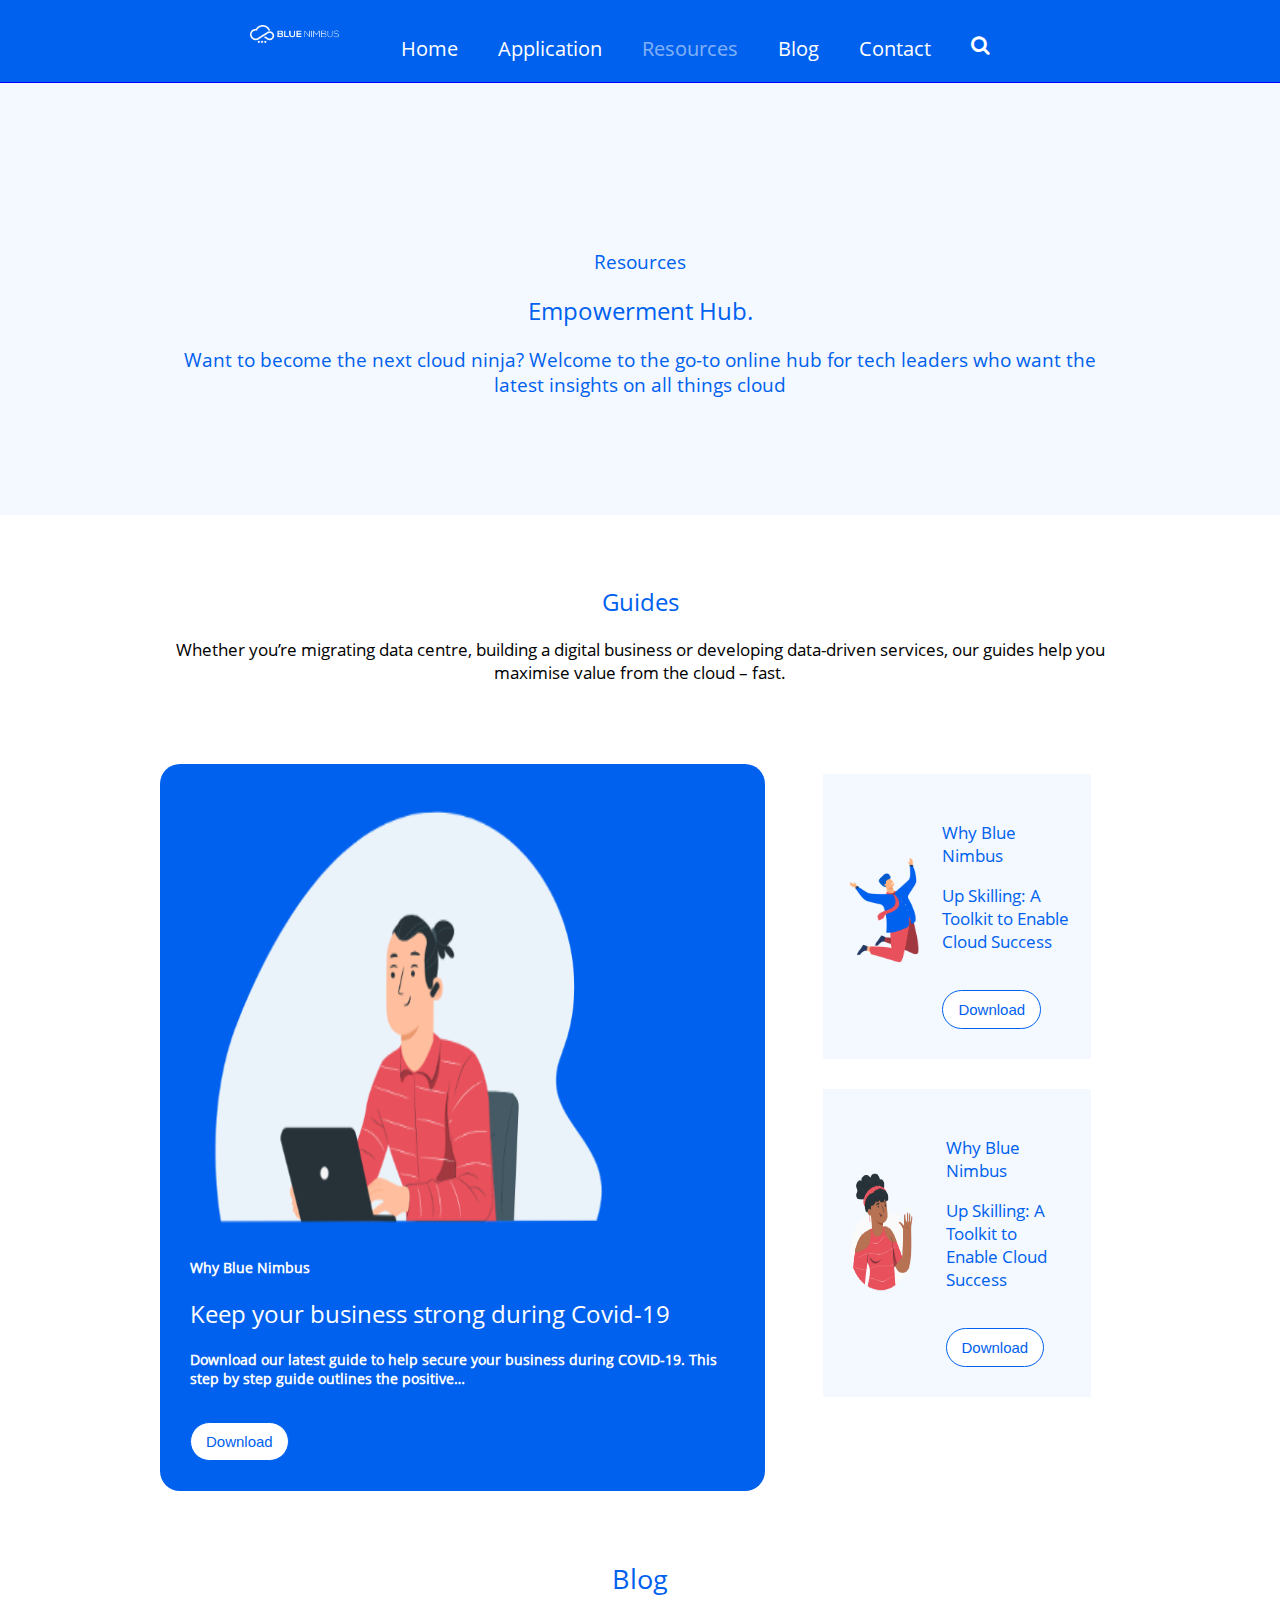
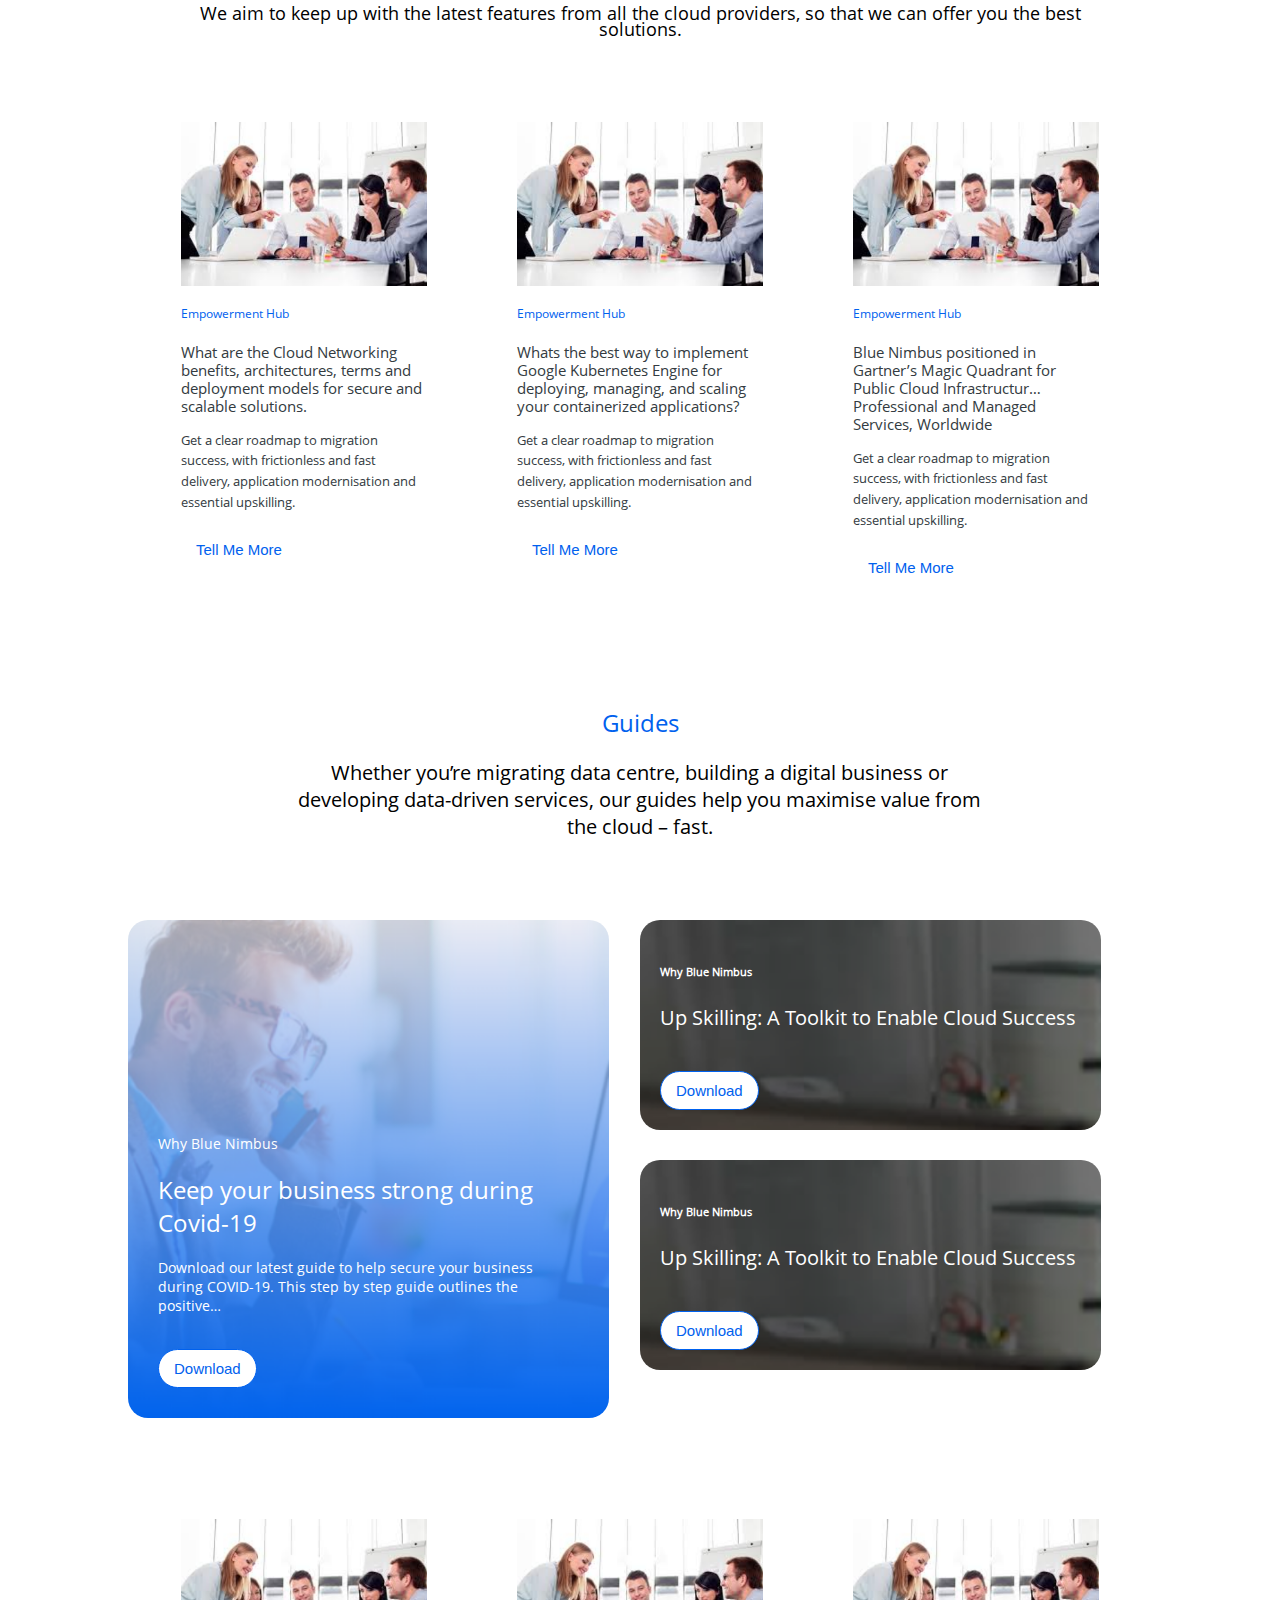
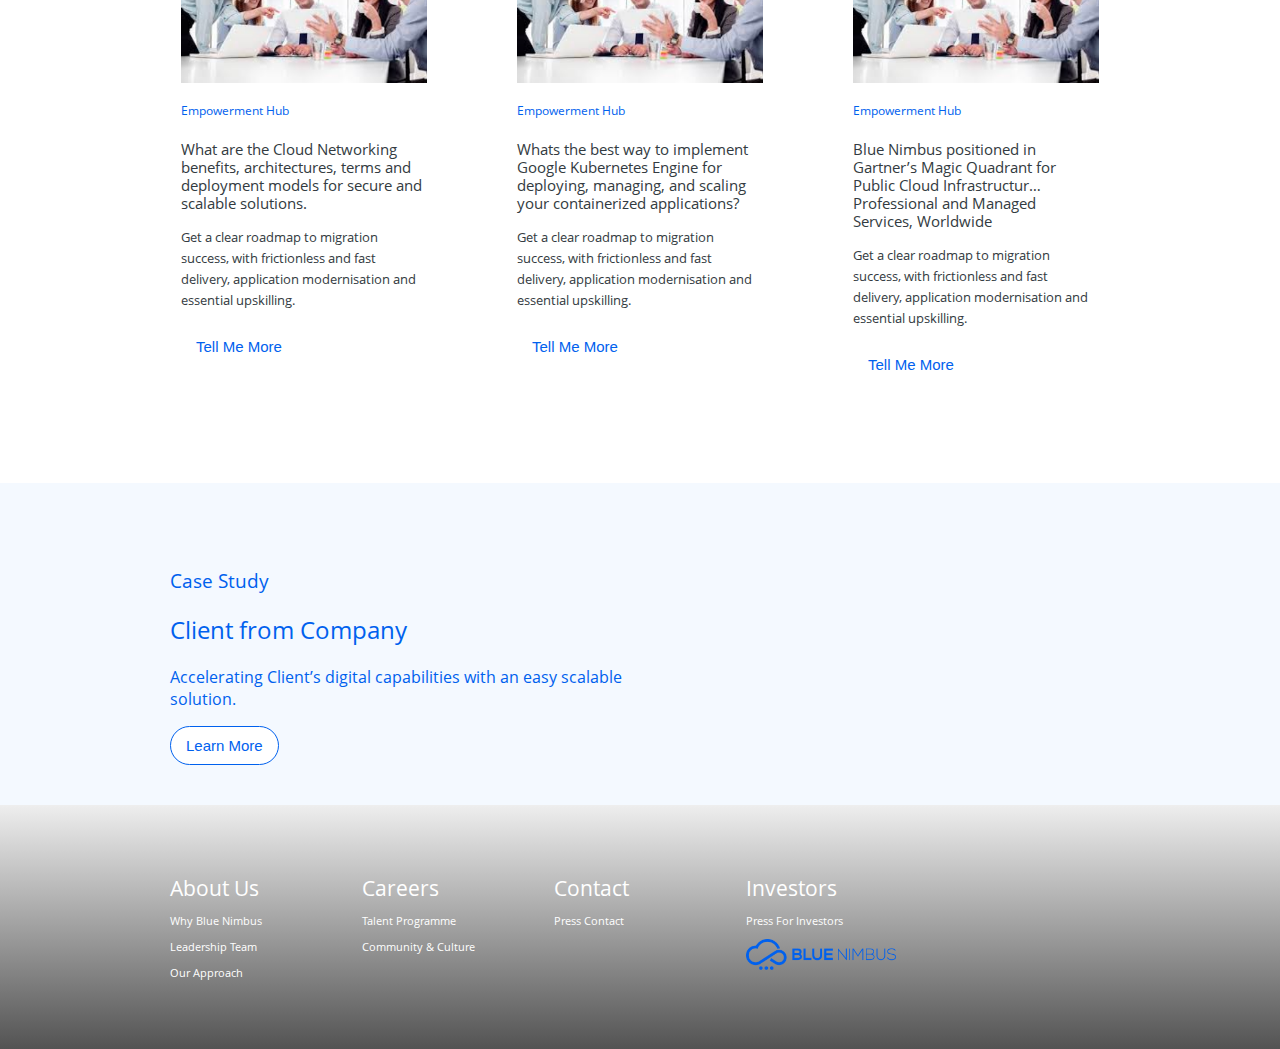
<file: pages/resources.html>
<!DOCTYPE html5>
<html>

  <head>
    <meta name="viewport" content="width=device-width, initial-scale=1">
    <link rel="stylesheet" href="https://cdnjs.cloudflare.com/ajax/libs/font-awesome/4.7.0/css/font-awesome.min.css">
    <script src="../js/script-2.js"></script>
    <link rel="stylesheet" type="text/css" href="../css/resources.css">
    <title>
      Resources
    </title>
    <link rel="icon" href="../images/Favicon_edited.png" sizes="32x32" />
</head>
<body>

  <div class="Navbar" id="header">
    <div class="Navbar__Link Navbar__Link-brand">
      <img src="../images/logo.png" id="logo">
    </div>
    <div class="Navbar__Link Navbar__Link-toggle">
      <i class="fa fa-bars"></i>
    </div>
    <div class=" Navbar__Items--right">
      <nav class="Navbar__Items">
        <div class="Navbar__Link">
            <a href="../index.html">Home</a>
        </div>
        <div class="Navbar__Link">
            <a href="application.html">Application</a>
        </div>
        <div class="Navbar__Link">
            <a href="#" class="active">Resources</a>
        </div>
        <div class="Navbar__Link">
          <a href="blog.html">Blog</a>
        </div>
        <div class="Navbar__Link">
            <a href="Contact.html">Contact</a>
        </div>
        <div class="Navbar__Link">
           <i class="fa fa-search"></i>
        </div>
      </nav>
      <div class="search-container">
         <input type="text" placeholder="Search.." name="search">
         <button><i class="fa fa-times"></i></button>    
      </div>
    </div>
  </div>


  <div class="container-fluid1">
    <div class="container">
       <div class="row">
          <div class="column1">
              <h3>Resources</h3>
              <h2>Empowerment Hub.</h2>
              <h3>Want to become the next cloud ninja? Welcome to the go-to online hub for tech leaders who want the latest insights on all things cloud</h3>
          </div>
        </div>
      </div>
    </div>
  </div>
    

  <div class="container-fluid2">
    <div class="container">
      <h2>Guides</h2>
      <p>Whether you’re migrating data centre, building a digital business or developing data-driven services, our guides help you maximise value from the cloud – fast.</p>
      <div class="row2">
        <div class="column2">
          <img src="../images/10.png">
          <p>Why Blue Nimbus</p>
          <h2>Keep your business strong during Covid-19</h2>
          <p>Download our latest guide to help secure your business during COVID-19. This step by step guide outlines the positive…</p>
          <button class="covid-btn btn">Download <i class="fa fa-angle-right"></i></button>
        </div>
        <div class="column2-2">
          <div class="column2-2-inner">
            <div class="column2-2-inner-1">
              <img src="../images/banda.png">
            </div>
            <div class="column2-2-inner-2">
              <p>Why Blue Nimbus</p>
                <p>Up Skilling: A Toolkit to Enable Cloud Success</p>
                <button class="covid-btn btn">Download <i class="fa fa-angle-right"></i></button>
            </div>
          </div>
          <div class="column2-2-inner-second">
            <div class="column2-2-inner-2-1">
              <img src="../images/1234.png">
            </div>
            <div class="column2-2-inner-2-2">
              <p>Why Blue Nimbus</p>
              <p>Up Skilling: A Toolkit to Enable Cloud Success</p>
              <button class="covid-btn btn">Download <i class="fa fa-angle-right"></i></button>
            </div>
          </div>
        </div>
      </div>
    </div>
  </div>



  <section class="middle-section-two">
    <div class="container">
      <p><span>Blog</span></p>
      <p>We aim to keep up with the latest features from all the cloud providers, so that we can offer you the best solutions.</p>
    </div>

    <div class="row-five">
      <div class="row-five-column-one">
        <img src="../images/Image-1.png">
        <p><span>Empowerment Hub</span></p>
        <p class="para-1">What are the Cloud Networking benefits, architectures, terms and deployment models for secure and scalable solutions.</p>
         <p class="para-2">Get a clear roadmap to migration success, with frictionless and fast delivery, application modernisation and essential upskilling.</p>
        <button class="blue-btn btn">Tell Me More <i class="fa fa-angle-right"></i></button>
      </div>
      <div class="row-five-column-two">
        <img src="../images/Image-1.png">
        <p><span>Empowerment Hub</span></p>
        <p class="para-1">Whats the best way to implement Google Kubernetes Engine for deploying, managing, and scaling your containerized applications?</p>
         <p class="para-2">Get a clear roadmap to migration success, with frictionless and fast delivery, application modernisation and essential upskilling.</p>
        <button class="blue-btn btn">Tell Me More <i class="fa fa-angle-right"></i></button>
      </div>
      <div class="row-five-column-three">
        <img src="../images/Image-1.png">
        <p><span>Empowerment Hub</span></p>
        <p class="para-1">Blue Nimbus positioned in Gartner’s Magic Quadrant for Public Cloud Infrastructur… Professional and Managed Services, Worldwide</p>
        <p class="para-2">Get a clear roadmap to migration success, with frictionless and fast delivery, application modernisation and essential upskilling.</p>
        <button class="blue-btn btn">Tell Me More <i class="fa fa-angle-right"></i></button>
      </div>
    </div>
  </section>



  <div class="container-fluid3">
    <h2>Guides</h2>
    <p class="guide-para">Whether you’re migrating data centre, building a digital business or developing data-driven services, our guides help you maximise value from the cloud – fast.</p>
    <div class="row3">
      <div class="column3">
        <p>Why Blue Nimbus</p>
          <h2>Keep your business strong during Covid-19</h2>
          <p>Download our latest guide to help secure your business during COVID-19. This step by step guide outlines the positive…</p>
          <button class="covid-btn btn">Download <i class="fa fa-angle-right"></i></button>
        </div>
        <div class="column3-2">
          <div class="column3-2-inner">
            <h6>Why Blue Nimbus</h6>
            <p>Up Skilling: A Toolkit to Enable Cloud Success</p>
            <button class="covid-btn btn">Download <i class="fa fa-angle-right"></i></button>
          </div>
          
          <div class="column3-2-inner-second">
            <h6>Why Blue Nimbus</h6>
            <p>Up Skilling: A Toolkit to Enable Cloud Success</p>
            <button class="covid-btn btn">Download <i class="fa fa-angle-right"></i></button>  
          </div>
        </div>
      </div>
    </div>

      

  <section class="middle-section-two">
    <div class="row-five">
      <div class="row-five-column-one">
        <img src="../images/Image-1.png">
        <p><span>Empowerment Hub</span></p>
        <p class="para-1">What are the Cloud Networking benefits, architectures, terms and deployment models for secure and scalable solutions.</p>
         <p class="para-2">Get a clear roadmap to migration success, with frictionless and fast delivery, application modernisation and essential upskilling.</p>
        <button class="blue-btn btn">Tell Me More <i class="fa fa-angle-right"></i></button>
      </div>
      <div class="row-five-column-two">
        <img src="../images/Image-1.png">
        <p><span>Empowerment Hub</span></p>
        <p class="para-1">Whats the best way to implement Google Kubernetes Engine for deploying, managing, and scaling your containerized applications?</p>
         <p class="para-2">Get a clear roadmap to migration success, with frictionless and fast delivery, application modernisation and essential upskilling.</p>
        <button class="blue-btn btn">Tell Me More <i class="fa fa-angle-right"></i></button>
      </div>
      <div class="row-five-column-three">
        <img src="../images/Image-1.png">
        <p><span>Empowerment Hub</span></p>
        <p class="para-1">Blue Nimbus positioned in Gartner’s Magic Quadrant for Public Cloud Infrastructur… Professional and Managed Services, Worldwide</p>
        <p class="para-2">Get a clear roadmap to migration success, with frictionless and fast delivery, application modernisation and essential upskilling.</p>
        <button class="blue-btn btn">Tell Me More <i class="fa fa-angle-right"></i></button>
      </div>
    </div>
  </section>


    <div class="container-fluid6">
      <div class="container">
       <div class="row5">
          <div class="column5">
              <h3>Case Study</h3>
              <h2>Client from Company</h2>
              <p>Accelerating Client’s digital capabilities with an easy scalable solution.</p>
              <button class="blue-btn btn">Learn More <i class="fa fa-angle-right"></i></button>
          </div>
          <div class="column5">
           
          </div>
        </div>
      </div>
    </div>



  <section class="footer">
    <div class="footer-row">
      <div class="footer-column-one">
        <p><span>About Us</span></p>
        <p>Why Blue Nimbus</p>
        <p>Leadership Team</p>
        <p>Our Approach</p>
      </div>
      <div class="footer-column-two">
        <p><span>Careers</span></p>
        <p>Talent Programme</p>
        <p>Community & Culture</p>
      </div>
      <div class="footer-column-three">
        <p><span>Contact</span></p>
        <p>Press Contact</p>
      </div>
      <div class="footer-column-four">
        <p><span>Investors</span></p>
        <p>Press For Investors</p>
        <img src="../images/9.png">
      </div>
    </div>
  </section>


  
  <div id="cookieConsent">
    This website uses cookies to improve your experience. We'll assume you're ok with this, but you can opt-out if you wish.  <a href="#" target="_blank">Cookie settings</a>. <a class="cookieConsentOK">Accept</a>
  </div>

<script type="text/javascript" src="../js/script.js"></script>
</body>
</html>
</file>
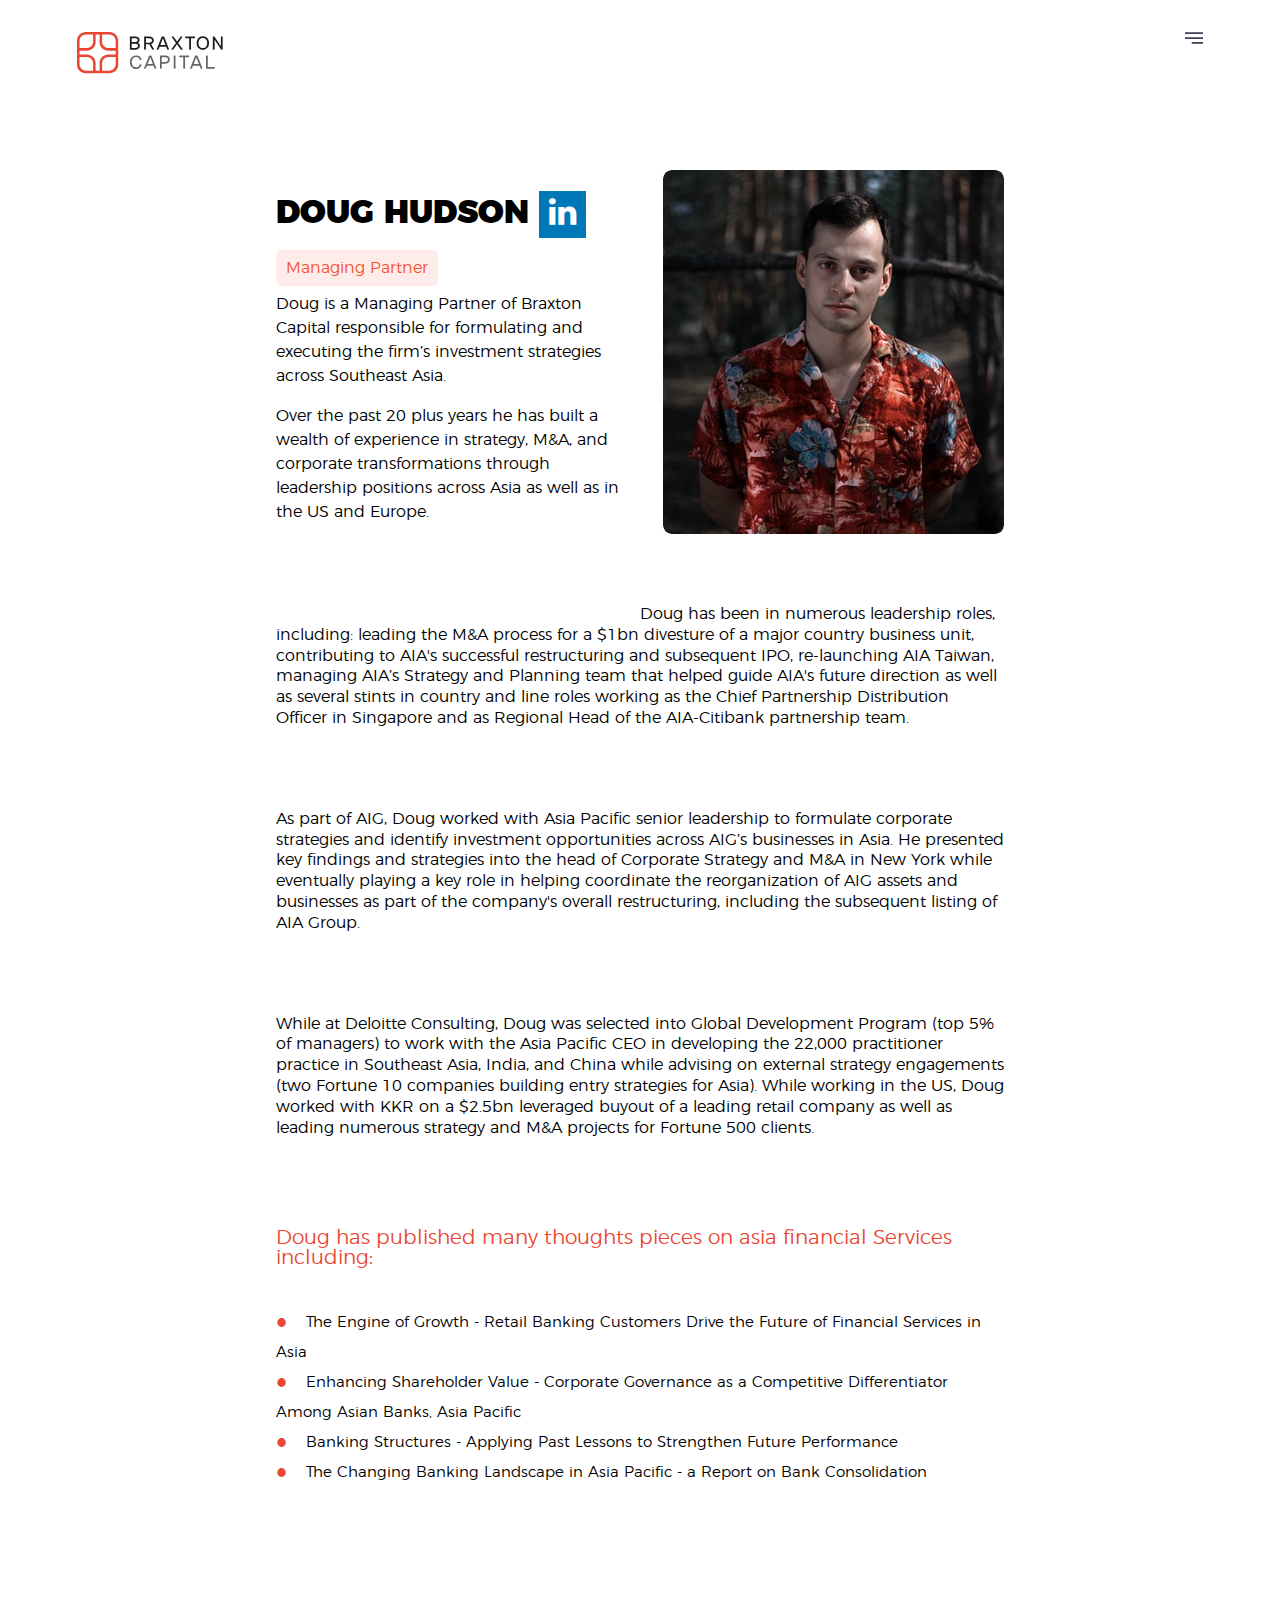
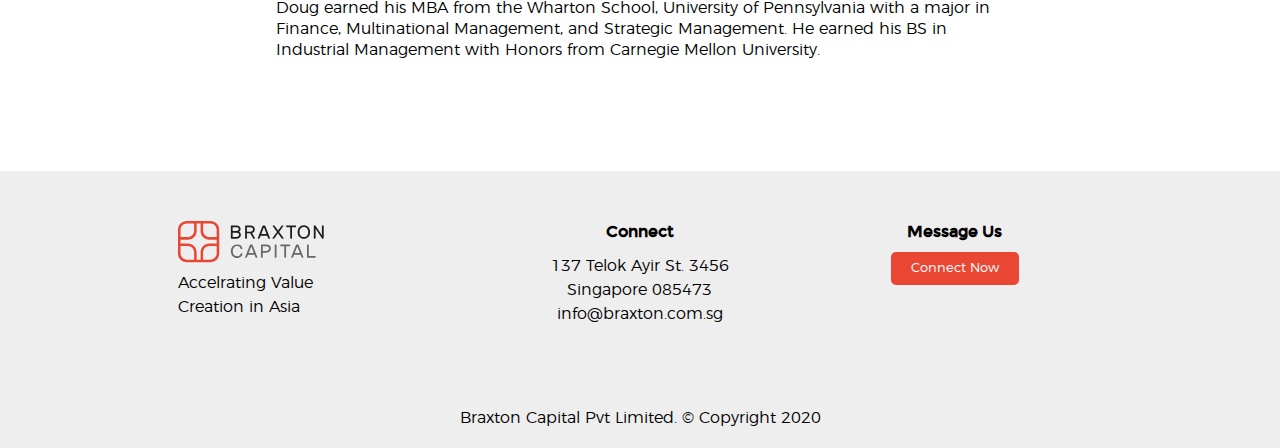
<file: pages/single.html>
<!DOCTYPE html5>
<html>

  <head>
    <meta name="viewport" content="width=device-width, initial-scale=1">
    <link rel="stylesheet" href="https://cdnjs.cloudflare.com/ajax/libs/font-awesome/4.7.0/css/font-awesome.min.css">
    <script src="../js/script-2.js"></script>
    <link rel="stylesheet" type="text/css" href="../css/single.css">
    <title>
      Who We Are
    </title>
    <link rel="icon" href="../images/path72.png" sizes="32x32" />
</head>
<body>
	<section id="top-header">
    	<nav id="overlay">
        	<img src="../images/close-button.svg" alt="menu" class="close-button"  id="close-menu">
        	<ul>
            	<li><a href="../index.html">Home</a></li>
                <li><a href="our-focus.html">Our Focus</a></li>
                <li><a href="our-approach.html">Our Approach</a></li>
                <li><a href="our-investment.html">Our Investment</a></li>
            	<li class="social"><a href=""><i class="fa fa-facebook"></i></a><a href=""><i class="fa fa-linkedin"></i></a><a href=""><i class="fa fa-instagram"></i></a></li>
        	</ul>
    	</nav>
    	<header>
       	 	<a href="../index.html" class="logo">
       	 		<img src="../images/path44.svg">
       	 	</a>
        	<img src="../images/Rectangle 97.svg" class="menu-btn" id="open-menu">
    	</header>
	</section>


    <section class="main">
        <div class="row">
            <div class="column">
                <h1>DOUG HUDSON <a href="https://www.linkedin.com/in/doug-hudson-651b0a1b/"><i class="fa fa-linkedin manager-linkedin"></i></a></h1>
                <span class="profession">Managing Partner</span>
                <p>
                    Doug is a Managing Partner of Braxton Capital responsible for formulating and executing the firm’s investment strategies across Southeast Asia.
                </p>
                <p>
                    Over the past 20 plus years he has built a wealth of experience in strategy, M&A, and corporate transformations through leadership positions across Asia as well as in the US and Europe.
                </p>
            </div>
            <div class="column" style="text-align: right;">
                <img src="../images/O6JTUC0 (1).png">
            </div>
            <p class="single-para">
                Doug has been in numerous leadership roles, including: leading the M&A process for a $1bn divesture of a major country business unit, contributing to AIA's successful restructuring and subsequent IPO, re-launching AIA Taiwan, managing AIA’s Strategy and Planning team that helped guide AIA's future direction as well as several stints in country and line roles working as the Chief Partnership Distribution Officer in Singapore and as Regional Head of the AIA-Citibank partnership team.
            </p>
            <p class="single-para">
                As part of AIG, Doug worked with Asia Pacific senior leadership to formulate corporate strategies and identify investment opportunities across AIG’s businesses in Asia. He presented key findings and strategies into the head of Corporate Strategy and M&A in New York while eventually playing a key role in helping coordinate the reorganization of AIG assets and businesses as part of the company's overall restructuring, including the subsequent listing of AIA Group.
            </p>
            <p class="single-para">
                While at Deloitte Consulting, Doug was selected into Global Development Program (top 5% of managers) to work with the Asia Pacific CEO in developing the 22,000 practitioner practice in Southeast Asia, India, and China while advising on external strategy engagements (two Fortune 10 companies building entry strategies for Asia). While working in the US, Doug worked with KKR on a $2.5bn leveraged buyout of a leading retail company as well as leading numerous strategy and M&A projects for Fortune 500 clients.
            </p>
            <p class="color-head">
                Doug has published many thoughts pieces on asia financial Services including:
            </p>
            <ul class="single-list">
                <li>The Engine of Growth - Retail Banking Customers Drive the Future of Financial Services in Asia</li>
                <li>Enhancing Shareholder Value - Corporate Governance as a Competitive Differentiator Among Asian Banks, Asia Pacific</li>
                <li>Banking Structures - Applying Past Lessons to Strengthen Future Performance</li>
                <li>The Changing Banking Landscape in Asia Pacific - a Report on Bank Consolidation</li>
            </ul>
            <p class="single-para">
                Doug earned his MBA from the Wharton School, University of Pennsylvania with a major in Finance, Multinational Management, and Strategic Management. He earned his BS in Industrial Management with Honors from Carnegie Mellon University.
            </p>
        </div>
    </section>




    <footer>
        <div class="footer-row">
            <div class="footer-column-1">
                <img src="../images/path44.svg">
                <p>Accelrating Value</p>
                <p>Creation in Asia</p>
            </div>
            <div class="footer-column">
                <h4>Connect</h4>
                <p>137 Telok Ayir St. 3456</p>
                <p>Singapore 085473</p>
                <p>info@braxton.com.sg</p>
            </div>
            <div class="footer-column">
            <h4>Message Us</h4>
            <a href="mailto:info@braxton.com.sg" class="button">Connect Now</a>
            </div>
        </div>
        <p class="copyright">Braxton Capital Pvt Limited. &copy Copyright 2020</p>
    </footer>
<script type="text/javascript" src="../js/script.js"></script>
</body>
</html>
</file>
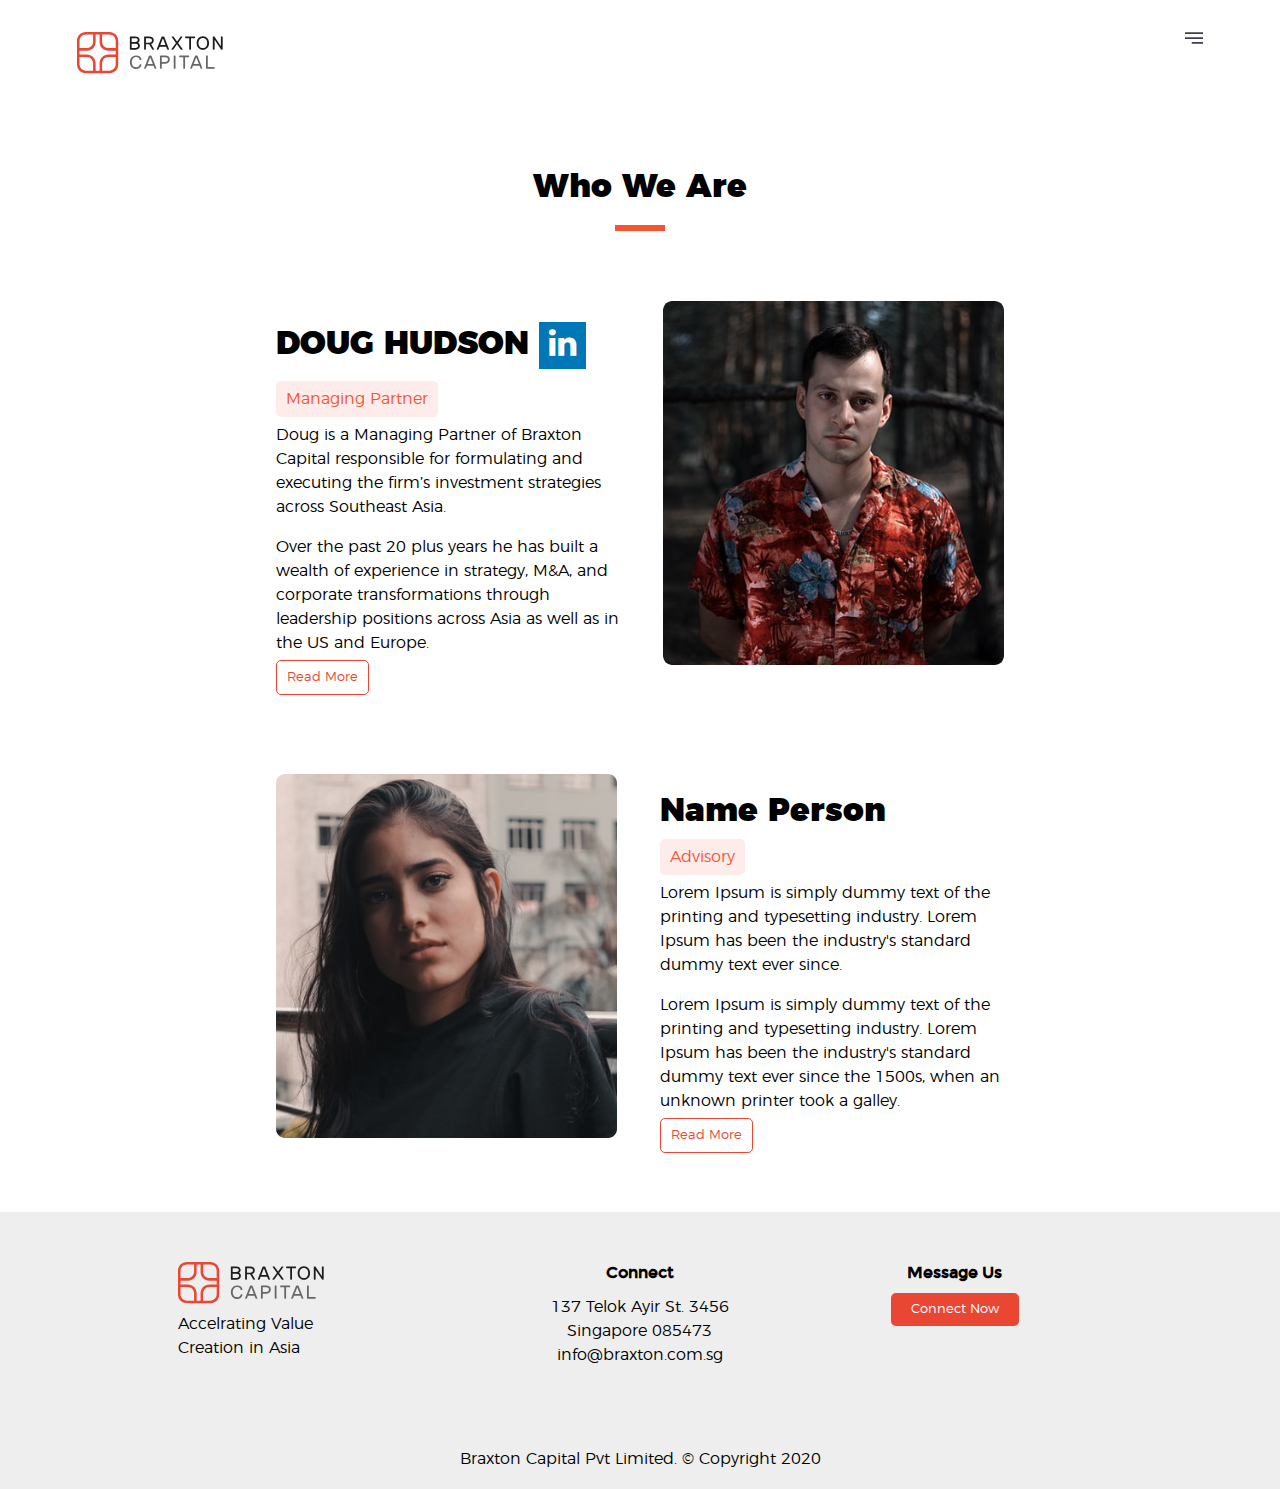
<file: pages/who-we-are.html>
<!DOCTYPE html5>
<html>

  <head>
    <meta name="viewport" content="width=device-width, initial-scale=1">
    <link rel="stylesheet" href="https://cdnjs.cloudflare.com/ajax/libs/font-awesome/4.7.0/css/font-awesome.min.css">
    <script src="../js/script-2.js"></script>
    <link rel="stylesheet" type="text/css" href="../css/who-we-are.css">
    <title>
      Who We Are
    </title>
    <link rel="icon" href="../images/path72.png" sizes="32x32" />
</head>
<body> 
	<section id="top-header">
        <nav id="overlay">
            <img src="../images/close-button.svg" alt="menu" class="close-button"  id="close-menu">
            <ul>
                <li><a href="../index.html">Home</a></li>
                <li><a href="our-focus.html">Our Focus</a></li>
                <li><a href="our-approach.html">Our Approach</a></li>
                <li><a href="our-investment.html">Our Investment</a></li>
                <li><a href="#">Who We Are</a></li>
                <li class="social"><a href=""><i class="fa fa-facebook"></i></a><a href=""><i class="fa fa-linkedin"></i></a><a href=""><i class="fa fa-instagram"></i></a></li>
            </ul>
        </nav>
        <header>
            <a href="../index.html" class="logo">
                <img src="../images/path44.svg">
            </a>
            <img src="../images/Rectangle 97.svg" class="menu-btn" id="open-menu">
        </header>
    </section>


    <section class="main">
        <h1>Who We Are</h1>
        <hr class="as-border">
        <div class="row">
            <div class="column">
                <h1>DOUG HUDSON <a href="https://www.linkedin.com/in/doug-hudson-651b0a1b/"><i class="fa fa-linkedin manager-linkedin"></i></a></h1>
                <span class="profession">Managing Partner</span>
                <p>
                    Doug is a Managing Partner of Braxton Capital responsible for formulating and executing the firm’s investment strategies across Southeast Asia.
                </p>
                <p>
                    Over the past 20 plus years he has built a wealth of experience in strategy, M&A, and corporate transformations through leadership positions across Asia as well as in the US and Europe.
                </p>
                <a href="single.html" class="read-more">Read More</a>
            </div>
            <div class="column" style="text-align: right;">
                <img src="../images/O6JTUC0 (1).png">
            </div>
        </div>
        <div class="row">
            <div class="column" >
                <img src="../images/O6JTUC0.png">
            </div>
            <div class="column">
                <h1>Name Person</h1>
                <span class="profession">Advisory</span>
                <p>
                    Lorem Ipsum is simply dummy text of the printing and typesetting industry. Lorem Ipsum has been the industry's standard dummy text ever since.
                </p>
                <p>
                    Lorem Ipsum is simply dummy text of the printing and typesetting industry. Lorem Ipsum has been the industry's standard dummy text ever since the 1500s, when an unknown printer took a galley.
                </p>
                <a href="#" class="read-more">Read More</a>
            </div>
        </div>
    </section>




    <footer>
        <div class="footer-row">
            <div class="footer-column-1">
                <img src="../images/path44.svg">
                <p>Accelrating Value</p>
                <p>Creation in Asia</p>
            </div>
            <div class="footer-column">
                <h4>Connect</h4>
                <p>137 Telok Ayir St. 3456</p>
                <p>Singapore 085473</p>
                <p>info@braxton.com.sg</p>
            </div>
            <div class="footer-column">
            <h4>Message Us</h4>
            <a href="mailto:info@braxton.com.sg" class="button">Connect Now</a>
            </div>
        </div>
        <p class="copyright">Braxton Capital Pvt Limited. &copy Copyright 2020</p>
    </footer>
<script type="text/javascript" src="../js/script.js"></script>
</body>
</html>
</file>
<file: css/application.css>
body {
 margin: 0;
  font-family: 'OpenSans';
}


@font-face {
    font-family: 'OpenSans';
    src: url('../fonts/OpenSans.woff') format('woff');
    font-weight: 500;
    font-style: normal;
}
@font-face {
    font-family: 'OpenSans-Bold';
    src: url('../fonts/OpenSans-Bold.woff') format('woff');
    font-weight: 500;
    font-style: normal;
}
p{font-family: 'OpenSans';}

#logo{
  margin-top: 5px;
  width: 80%;
  height: auto;
  transition: 1s;
}
.active{
  opacity: 0.5
}
.Navbar {
  position: fixed;
  width: 100%;
  border-bottom: 1px solid blue;
  background-color: #0061ee;
  display: flex;
  padding: 20px;
  padding-left: 250px;
  padding-right: 250px;
  z-index: 99;
  animation-name: zoom;
  animation-duration: 0.6s;
}

@keyframes zoom {
  from {transform:scale(0)}
  to {transform:scale(1)}
}
.Navbar__Link a{
  font-size: 20px;
  color: white;
  text-decoration: none;
}
.Navbar__Link a:hover{
  opacity: 0.7;
}
.Navbar__Link {
  margin-right: 40px;
}

.Navbar__Items {
  display: flex;
}

.Navbar__Items--right {
  margin-left:auto;
  padding-top: 15px;
}

.Navbar__Link-toggle {
  display: none;
  transition: 1s;
}

@media only screen and (max-width: 768px) {
  .Navbar__Items,
  .Navbar {
    flex-direction: column;
  }
    
.Navbar__Items {
    display:none;
  }
    
.Navbar__Items--right {
    margin-left:0;
  }
    
.Navbar__ToggleShow {
    display: flex;
  }
    
.Navbar__Link-toggle {
    align-self: flex-end;
    display: initial;
    position: absolute;
    cursor: pointer;
    transition: 1s;
   } 
}

.Navbar .search-container {
  float: right;
  margin-right: 10px;
  display:none ;
}
.fa-search:hover, .fa-times:hover{transform: scale(1.1);}
.Navbar input[type=text] {
  color: white;
  padding: 6px;
  font-size: 17px;
  border: none;
  width: 50vh;
  background-color: transparent;
  outline: 0;
}
.Navbar input[type=text]::placeholder{
  color: white;
  font-size: 20px;
}
.Navbar .search-container button {
  float: right;
  padding: 0px 10px;
  margin-right: 16px;
  background: transparent;
  font-size: 20px;
  border: none;
  cursor: pointer;
  outline: 0;
}

.fa{color: white;cursor: pointer; font-size: 20px;}


/*Cookie Consent Begin*/
#cookieConsent {
  text-align: center;
    background-color: white;
    min-height: 26px;
    font-size: 14px;
    color: black;
    line-height: 26px;
    padding: 20px 0 8px 0;
    position: fixed;
    bottom: 0;
    left: 0;
    right: 0;
    display: none;
    z-index: 9999;
}
#cookieConsent a {
    color: #4B8EE7;
    text-decoration: none;
}
#cookieConsent a.cookieConsentOK {
    background-color: black;
    color: white;
    display: inline-block;
    border-radius: 0;
    padding:8px 15px;
    cursor: pointer;
    margin: 0 60px 0 10px;
}
#cookieConsent a.cookieConsentOK:hover {
    background-color: #E0C91F;
}
/*Cookie Consent End*/


.container-fluid1{
  background-color: #f4f9ff;
  padding-top: 180px;
  padding-bottom: 50px;
  width: 100%;
  margin: 0 auto;
}
.container{
  width: 75%;
  margin:0 auto;
}
* {
  box-sizing: border-box;
}
.column1-1 {
  color: #0061ee !important;
  float: left;
  width: 50%;
  padding: 30px;
  padding-top: 20px;
  height: auto; 
  color: white;
}
.column1-1 h2{
  margin-bottom: 30px;
  font-size: 34px;
  font-weight: lighter;
}
 p{
  font-size: 14px;
  line-height: 2;
}
.blue-btn{
  border-radius: 25px;
  background-color:white;
  border:1px solid #0061ee;
  color: #0061ee;
  padding: 10px 15px 10px 15px;
}
.btn{
  display: inline-flex;
  font-size: 15px;
  transition: 1s;
}
.btn:hover{transform: scale(1.1);}
.fa-angle-right{
 padding-left: 10px;
 font-size: inherit;
  display: none;
  color: #0061ee;
}
.btn:hover .fa-angle-right{
  display: block;
}

.column1 {
  float: left;
  width: 50%;
  padding: 10px;
  height: auto; 
  text-align: 
}
.column1 img{
  width: 100%;
  height: auto;
}
.row:after {
  content: "";
  display: table;
  clear: both;
}

.container-fluid2{
  background-color: white;
  width: 100%;
  margin: 0 auto;
  padding-top: 50px;
  padding-bottom: 50px;
}
.container-fluid2 h2{
  color: #0061ee;
}
.column2 {
  float: left;
  width: 30%;
  padding: 10px;
  height: auto;
  padding: 20px;
  background-color: #f4f9ff;
  margin-right: 3%;
}
.column2-2 {
  padding-top: 20px;
  float: left;
  width: 30%;
  padding: 10px;
  height: auto;
  margin-right: 3%;
}
.column2-2 img{
  display: block;
  margin-left: auto;
  margin-right: auto;
  width: 85%;
}

.row2:after {
  content: "";
  display: table;
  clear: both;
}
.row2{margin-top: 80px;}
img{transition: 1s;}
img:hover{transform: rotate(20deg);transform: scale(1.1);}


.container-fluid3{
  padding-top: 50px;
  padding-bottom: 50px;
  width: 100%;
  margin: 0 auto;
}
.container-fluid3 h3{
  color: #0061ee;
}
.container{
  width: 75%;
  margin:0 auto;
}
* {
  box-sizing: border-box;
}

.column3 {
  float: left;
  width: 50%;
  padding: 10px;
  height: auto; 
  
}
.column3 img{
  display: block;
  margin-left: auto;
  margin-right: auto;
  width: 90%;
  height: 50%;
}
.row3:after {
  content: "";
  display: table;
  clear: both;
}

h3,h2{
  font-weight: lighter;
}


.container-fluid4{
  padding-top: 50px;
  padding-bottom: 50px;
  width: 100%;
  margin: 0 auto;
}
.container-fluid4 h3{
  color: #0061ee;
}
.container{
  width: 75%;
  margin:0 auto;
}

.column4 {
  float: left;
  width: 50%;
  padding: 10px;
  height: auto; 
}
.column4 img{
  display: block;
  margin-left: auto;
  margin-right: auto;
  width: 90%;
  height: 50%;
}
.row4:after {
  content: "";
  display: table;
  clear: both;
}




.container-fluid5{
  padding-top: 40px;
  padding-bottom: 30px;
  width: 100%;
  margin: 0 auto;
  color: #0061ee;
  background: #c6c6c6;
}
.container{
  width: 75%;
  margin:0 auto;
}

.column5 {
  float: left;
  width: 50%;
  padding: 10px;
  height: auto; 
  
}
.column5 h3{margin-top: 50px;}
.column5 img{
  display: block;
  margin-left: auto;
  margin-right: auto;
  width: 40%;
  height: 40%;
}
.row5:after {
  content: "";
  display: table;
  clear: both;
}



.container-fluid6{
  padding-top: 15px;
  padding-bottom: 30px;
  width: 100%;
  margin: 0 auto;
  color: #0061ee;
  background: #f4f9ff;
}




.row-one-column {
  float: left;
  width: 48%;
  height: auto; 
}
.row-one-column img{
   display: block;
  margin-left: auto;
  margin-right: auto;
  width: 90%;
  height: auto;
  margin-top: 60px;
}
.row-one-column-one {
  float: left;
  width: 49%;
  height: auto; 
}
.row-one-column-one p span{
  color: #0061ee !important;
  font-size: 16px;

}
.row-one-column-one h2 {
  color: #333;
padding-bottom: 10px;
line-height: 1em;
font-weight: 500; 
}
.row-one-column-one p{
font-size: 15px;
color: #666;
line-height: 1.7em;
font-weight: 500;
}
.row-one-column-one button:hover{
  background-color: #0061ee;
  color: #ffffff;
}
.row-one:after {
  content: "";
  display: table;
  clear: both;
}
.row-one{
  width: 75%;
  margin: 0 auto;
  margin-top: 5em;
  margin-bottom: 9em;
}



.footer-column-one {
  float: left;
  width: 20%;
  padding: 10px;
}

.footer-column-two {
  float: left;
  width: 20%;
  padding: 10px;
}


.footer-column-three {
  float: left;
  width: 20%;
  padding: 10px;
}


.footer-column-four {
  float: left;
  width: 20%;
  padding: 10px;
}
.footer-column-four img{
  width: 150px;
}

/* Clear floats after the columns */
.footer-row:after {
  content: "";
  display: table;
  clear: both;
}
.footer-row{
  width: 75%;
  padding-top: 3em;
  padding-bottom: 3em;
  margin: 0 auto;
}
.footer-row p span{
  font-size: 21px;
}
.footer-row p {
  font-size: 11px;
}
.footer{
   background-image: linear-gradient(#eee, #535353);
  color: white;
}


@media only screen and (max-width: 768px) {
    .Navbar {
        padding-left: 20px;
        padding-right: unset;
             }
    .Navbar__Link {
        margin-bottom: 20px;
            }
    .fa-bars{
      margin-top: 15px;
    }
    .container{
      width:90%;
       padding-left: 0px !important;
    }
    #logo{
      width: 60%;
    }
    .column2-2{
      text-align: left;
      padding-left: 30px;
      padding-bottom: 50px;}
    .column2-2, .column2, .column1, .column1-1, .column3, .column4, .column5 { 
                 width: 90%;
            }

.row-one{
  padding-top: 40px;
  width: 90%;
  margin: 0 auto;
  }
.row-one-column{
    width: 90%;
    margin: 0 auto;
  }
  .row-one-column img{
    width: 100%;
  }
  .row-one-column-one{
    width: 90%;
    margin: 0 auto;
  }

  .footer{
    width: 100%;
    margin: 0 auto;
  }
  .footer-column-one{
    width: 90%;
    margin: 0 auto;
  }
  .footer-column-two{
    width: 90%;
    margin: 0 auto;
  }
  .footer-column-three{
    width: 90%;
    margin: 0 auto;
  }
  .footer-column-four{
    width: 90%;
    margin: 0 auto;
  }
}
</file>
<file: css/blog.css>
body {
 margin: 0;
  font-family: 'OpenSans';
}


@font-face {
    font-family: 'OpenSans';
    src: url('../fonts/OpenSans.woff') format('woff');
    font-weight: 500;
    font-style: normal;
}
@font-face {
    font-family: 'OpenSans-Bold';
    src: url('../fonts/OpenSans-Bold.woff') format('woff');
    font-weight: 500;
    font-style: normal;
}
img{transition: 1s}
img:hover{
  transform: scale(1.1);
}
#logo{
  margin-top: 5px;
  width: 80%;
  height: auto;
  transition: 1s;
}
.active{
  opacity: 0.5
}
.Navbar {
  position: fixed;
  width: 100%;
  border-bottom: 1px solid blue;
  background-color: #0061ee;
  display: flex;
  padding: 20px;
  padding-left: 250px;
  padding-right: 250px;
  z-index: 99;
  animation-name: zoom;
  animation-duration: 0.6s;
}

@keyframes zoom {
  from {transform:scale(0)}
  to {transform:scale(1)}
}
.Navbar__Link a{
  font-size: 20px;
  color: white;
  text-decoration: none;
}
.Navbar__Link a:hover{
  opacity: 0.7;
}
.Navbar__Link {
  margin-right: 40px;
}

.Navbar__Items {
  display: flex;
}

.Navbar__Items--right {
  margin-left:auto;
  padding-top: 15px;
}

.Navbar__Link-toggle {
  display: none;
  transition: 1s;
}

@media only screen and (max-width: 768px) {
  .Navbar__Items,
  .Navbar {
    flex-direction: column;
  }
    
.Navbar__Items {
    display:none;
  }
    
.Navbar__Items--right {
    margin-left:0;
  }
    
.Navbar__ToggleShow {
    display: flex;
  }
    
.Navbar__Link-toggle {
    align-self: flex-end;
    display: initial;
    position: absolute;
    cursor: pointer;
    transition: 1s;
   } 
}

.Navbar .search-container {
  float: right;
  margin-right: 10px;
  display:none ;
}
.fa-search:hover, .fa-times:hover{transform: scale(1.1);}
.Navbar input[type=text] {
  color: white;
  padding: 6px;
  font-size: 17px;
  border: none;
  width: 50vh;
  background-color: transparent;
  outline: 0;
}
.Navbar input[type=text]::placeholder{
  color: white;
  font-size: 20px;
}
.Navbar .search-container button {
  float: right;
  padding: 0px 10px;
  margin-right: 16px;
  background: transparent;
  font-size: 20px;
  border: none;
  cursor: pointer;
  outline: 0;
}

.fa{color: white;cursor: pointer; font-size: 20px;}


/*Cookie Consent Begin*/
#cookieConsent {
  text-align: center;
    background-color: white;
    min-height: 26px;
    font-size: 14px;
    color: black;
    line-height: 26px;
    padding: 20px 0 8px 0;
    position: fixed;
    bottom: 0;
    left: 0;
    right: 0;
    display: none;
    z-index: 9999;
}
#cookieConsent a {
    color: #4B8EE7;
    text-decoration: none;
}
#cookieConsent a.cookieConsentOK {
    background-color: black;
    color: white;
    display: inline-block;
    border-radius: 0;
    padding:8px 15px;
    cursor: pointer;
    margin: 0 60px 0 10px;
}
#cookieConsent a.cookieConsentOK:hover {
    background-color: #E0C91F;
}
/*Cookie Consent End*/


.container-fluid1{
  background-image: url(../images/78CBE4F0-420F-4277-A6CD-795AB0C60657.png),linear-gradient(180deg,#ffffff 0%,#29c4a9 100%)!important;
  background-size: cover;
  background-position: center;
  padding-top: 250px;
  padding-bottom: 250px;
  width: 100%;
  margin: 0 auto;
}
.container{
  width: 75%;
  margin:0 auto;
}
* {
  box-sizing: border-box;
}

.blue-btn{
  border-radius: 25px;
  background-color:white;
  border:1px solid #0061ee;
  color: #0061ee;
  padding: 10px 15px 10px 15px;
}
.column1 {
  float: left;
  width: 100%;
  height: auto; 
  color: #0061ee;
  text-align: center;
  font-weight: lighter;
}
.column1 p{
  color: black !important;
  font-size: 25px;
}
.column1 h3{font-weight: lighter;}
.row:after {
  content: "";
  display: table;
  clear: both;
}
.btn{
  display: inline-flex;
  font-size: 15px;
  transition: 1s;
}
.btn:hover{transform: scale(1.1);}
.fa-angle-right{
 padding-left: 10px;
 color: #0061ee;
 font-size: inherit;
  display: none;
}
.btn:hover .fa-angle-right{
  display: block;
}


.container-fluid2{
  width: 100%;
  margin: 0 auto;
  text-align: center;
  padding-top: 30px;
  padding-bottom: 30px;
}
.container-fluid2 p{
font-size: 20px;
}
.column2 {
  float: left;
  width: 80%;
  padding: 30px;
  height: auto;
  text-align: left;
  border-radius: 20px;
}

.column2 h2{color: white;}
.column2 p{
  font-size: 14px;
}
.column2-2 {
  float: left;
  width: 20%;
  padding: 10px;
  height: auto; 
}
.column2-2 li{
  text-align: left;
  list-style: none;
}
.column2-2 a{
  color: #0061ee;
  text-decoration: none;
}
.column2-2 a:hover{
  opacity: 0.5;
}
.covid-btn{
  border-radius: 25px;
  background-color:white;
  border:1px solid #0061ee;
  color: #0061ee;
  margin-top: 20px;
  padding: 10px 15px 10px 15px;
}
.row2:after {
  content: "";
  display: table;
  clear: both;
}

.middle-section{
  width: 100%;
  text-align: center;
  background-color: #0061ee; 
  color: #fff0fa;
  margin-top: 4em;
  padding-top: 6em;
  padding-bottom: 3em;
}
.middle-section p{
  font-size: 18px;
}
.middle-section p span{
  font-size: 26px;
}
.middle-section button{
  font-size: 21px;
  font-weight: 500;
  padding: .6em 1.25em;
  background-color: #ffffff; 
  border: unset;
  border-radius: 25px;
  margin-top: 1em;
  margin-bottom: 1em;
  color: #0061ee;
}

.row-five-column-one:hover , .row-five-column-two:hover, .row-five-column-three:hover{border: 1px solid #0061ee;background: #eee}
.para-1{
  font-size: 15px !important;
   line-height: 1.2em;
  color: #333b41;
}
.para-2{
  font-size: 13px !important;
   line-height: 1.6em;
  color: #333b41;
}
.row-five-column-one p span{
  font-size: 12px !important;
}
.row-five-column-one img{
  width: 100%;
}
.row-five-column-one {
 float: left;
  width: 30%;
  border-radius: 5px;
  line-height: 1.3em !important;
  margin-right: 3em;
  text-align: left !important;
  border: 1px solid transparent;
  transition: 1s;
  padding: 20px;
}
.row-five-column-two {
 float: left;
  width: 30%;
  border-radius: 5px;
  line-height: 1.3em !important;
  margin-right: 3em;
  text-align: left !important;
  border: 1px solid transparent;
  transition: 1s;
  padding: 20px;
}

.row-five-column-two p span{
 font-size: 12px !important;
}
.row-five-column-two img{
  width: 100%;
}
.row-five-column-three {
 float: left;
  width: 30%;
  border-radius: 5px;
  line-height: 1.3em !important;
  text-align: left !important;
  border: 1px solid transparent;
  transition: 1s;
  padding: 20px;
}

.row-five-column-three p span{
 font-size: 12px !important;
}
.row-five-column-three img{
  width: 100%;
}
.row-five:after {
  content: "";
  display: table;
  clear: both;
}
.row-five{
  width: 75%;
  margin: 0 auto;
  text-align: center;
  margin-top: 4em;
  padding-bottom: 4em;
}
.middle-section-two{
  text-align: center;
  margin-top: 5em;
  line-height: 1em;
}
.middle-section-two p span{
  color: #0061ee;
  font-size: 27px;
}
.middle-section-two p{
  font-size: 18px;
}
.row-five button{
  background-color: transparent; 
  border: unset;
  margin-top: 5px;
  margin-bottom: 1em;
  color: #0061ee;
}
.row-five button:hover{
  background-color: lightgray;
}



.column5 {
  float: left;
  width: 50%;
  padding: 10px;
  height: auto; 
  
}
.column5 h3{margin-top: 60px;}
.column5 img{
  display: block;
  margin-left: auto;
  margin-right: auto;
  width: 50%;
  height: 50%;
}
.row5:after {
  content: "";
  display: table;
  clear: both;
}



.container-fluid6{
  padding-top: 15px;
  padding-bottom: 30px;
  width: 100%;
  margin: 0 auto;
  color: #0061ee;
  background: #f4f9ff;
}





.footer-column-one {
  float: left;
  width: 20%;
  padding: 10px;
}

.footer-column-two {
  float: left;
  width: 20%;
  padding: 10px;
}


.footer-column-three {
  float: left;
  width: 20%;
  padding: 10px;
}


.footer-column-four {
  float: left;
  width: 20%;
  padding: 10px;
}
.footer-column-four img{
  width: 150px;
}

/* Clear floats after the columns */
.footer-row:after {
  content: "";
  display: table;
  clear: both;
}
.footer-row{
  width: 75%;
  padding-top: 3em;
  padding-bottom: 3em;
  margin: 0 auto;
}
.footer-row p span{
  font-size: 21px;
}
.footer-row p {
  font-size: 11px;
}
.footer{
   background-image: linear-gradient(#eee, #535353);
  color: white;
}


@media only screen and (max-width: 768px) {
    .Navbar {
        padding-left: 20px;
        padding-right: unset;
             }
    .Navbar__Link {
        margin-bottom: 20px;
            }
    .fa-bars{
      margin-top: 15px;
    }
    .container{
      width:90%;
       padding-left: 0px !important;
    }
    #logo{
      width: 60%;
    }
    .column2-2{
      text-align: left;
      padding-left: 30px;
      padding-bottom: 50px;}
    .column2-2, .column2, .column1, .column1-1, .column3, .column4, .column5, .row-five-column-one, .row-five-column-two, .row-five-column-three, .column3, .column3-2, .column3-2-inner, .column3-2-inner-second { 
                 width: 90%;
                 margin-top: 15px;
                 margin-bottom: 15px; 
            }

  .footer{
    width: 100%;
    margin: 0 auto;
  }
  .footer-column-one{
    width: 90%;
    margin: 0 auto;
  }
  .footer-column-two{
    width: 90%;
    margin: 0 auto;
  }
  .footer-column-three{
    width: 90%;
    margin: 0 auto;
  }
  .footer-column-four{
    width: 90%;
    margin: 0 auto;
  }

}
</file>
<file: css/Contact.css>
body {
 margin: 0;
  font-family: 'OpenSans';
}


@font-face {
    font-family: 'OpenSans';
    src: url('../fonts/OpenSans.woff') format('woff');
    font-weight: 500;
    font-style: normal;
}
@font-face {
    font-family: 'OpenSans-Bold';
    src: url('../fonts/OpenSans-Bold.woff') format('woff');
    font-weight: 500;
    font-style: normal;
}

img{transition: 1s}
img:hover{
  transform: scale(1.1);
}
#logo{
  margin-top: 5px;
  width: 80%;
  height: auto;
  transition: 1s;
}
.active{
  opacity: 0.5
}
.Navbar {
  position: fixed;
  width: 100%;
  border-bottom: 1px solid blue;
  background-color: #0061ee;
  display: flex;
  padding: 20px;
  padding-left: 250px;
  padding-right: 250px;
  z-index: 99;
  animation-name: zoom;
  animation-duration: 0.6s;
}

@keyframes zoom {
  from {transform:scale(0)}
  to {transform:scale(1)}
}
.Navbar__Link a{
  font-size: 20px;
  color: white;
  text-decoration: none;
}
.Navbar__Link a:hover{
  opacity: 0.7;
}
.Navbar__Link {
  margin-right: 40px;
}

.Navbar__Items {
  display: flex;
}

.Navbar__Items--right {
  margin-left:auto;
  padding-top: 15px;
}

.Navbar__Link-toggle {
  display: none;
  transition: 1s;
}

@media only screen and (max-width: 768px) {
  .Navbar__Items,
  .Navbar {
    width: 99%;
    flex-direction: column;
  }
    
.Navbar__Items {
    display:none;
  }
    
.Navbar__Items--right {
    margin-left:0;
  }
    
.Navbar__ToggleShow {
    display: flex;
  }
    
.Navbar__Link-toggle {
    align-self: flex-end;
    display: initial;
    position: absolute;
    cursor: pointer;
    transition: 1s;
   } 
}

.Navbar .search-container {
  float: right;
  margin-right: 10px;
  display:none ;
}
.fa-search:hover, .fa-times:hover{transform: scale(1.1);}
.Navbar input[type=text] {
  color: white;
  padding: 6px;
  font-size: 17px;
  border: none;
  width: 50vh;
  background-color: transparent;
  outline: 0;
}
.Navbar input[type=text]::placeholder{
  color: white;
  font-size: 20px;
}
.Navbar .search-container button {
  float: right;
  padding: 0px 10px;
  margin-right: 16px;
  background: transparent;
  font-size: 20px;
  border: none;
  cursor: pointer;
  outline: 0;
}
@media only screen and (max-width: 768px) {
    .Navbar {
        padding-left: 20px;
        padding-right: unset;
             }
    .Navbar__Link {
        margin-bottom: 20px;
            }
    .fa-bars{
      margin-top: 15px;
    }
    #logo{width: 60%;}
}

.cloud-btn{
  border-radius: 25px;
  background-color:white;
  border:1px solid #0061ee;
  color: #0061ee;
  padding: 10px 15px 10px 15px;
}
.blue-btn > .fa-angle-right{color: white;}
.btn{
  display: inline-flex;
  font-size: 15px;
  transition: 1s;
}
.btn:hover{transform: scale(1.1);}
.fa-angle-right{
 padding-left: 10px;
 color: #0061ee;
 font-size: inherit;
  display: none;
}
.btn:hover .fa-angle-right{
  display: block;
}
.fa{color: white;cursor: pointer; font-size: 20px;}
.section-A-column-A {
  float: left;
  width: 45%;
  padding-top: 2.50em;
  color: #0074f2;
  line-height: 1.75em;
}
.section-A-column-A h1{
    line-height: 1.40em;
    font-size: 28px;
}
.section-A-column-B {
  float: left;
  width: 45%;
  padding-left: 2em;
  text-align: right;
}
.section-A-column-B img{
  width: 100%;
  height: auto;
}
.section-A-row:after {
  content: "";
  display: table;
  clear: both;
}
.section-A-row{
  width: 75%;
  margin: 0 auto;
  padding-top: 6em;
}
.section-A{
  width: 100%;
  margin: 0;
    background-color: #f4f9ff;
    padding-top: 5em;
    padding-bottom: 6em;
}











.section-B-column-A {
  float: left;
  width: 47%;
  color: #0074f2;
  line-height: 1.75em;
}
.section-B-column-B {
  float: left;
  width: 47%;
  padding-left: 2em;
}
.form{
  width: 100%;
  height: 50px;
  border-radius: 5px;
  border: 1px solid #0061ee;
  margin-bottom: 2em;
  padding-left: 1.25em;
  color: #0061ee ! important;
  font-size: 14px;
  outline: 0;
}
#message-box{
  width: 94%;
  height: 11em;
  border-radius: 5px;
  border: 1px solid #0061ee;
  margin-bottom: 2em;
  padding-left: 1.25em;
  color: #0061ee ! important;
  font-size: 14px;
  outline: 0;
}
.section-B-row:after {
  content: "";
  display: table;
  clear: both;
}
.section-B-row{
  width: 75%;
  margin: 0 auto;
  padding-top: 6em;
}
.section-B{
  margin: 0;
  width: 100%;
  color: #0061ee;
  padding-bottom: 5em;
}
.section-B button{
  float: right;
  margin-right: 3em;
  background-color: #0061ee; 
  border: unset;
  border-radius: 25px;
  margin-top: 1em;
  margin-bottom: 1em;
  color: #fffffc;
  padding: 15px;
}















.section-C{
  width: 100%;
  margin: 0 auto;
  background-color: #f4f9ff;
  color: #0061ee;
  padding-top: 5em;
  padding-bottom: 5em;
}
.section-C-one{
  width: 75%;
  margin: 0 auto;
}
.section-C button{
  background-color: #0061ee; 
  border: unset;
  border-radius: 20px;
  margin-top: 1em;
  margin-bottom: 1em;
  color: #fffffc;
  padding: 0.75em;
  font-size: 17px;
  width: 130px;
}



.footer-column-one {
  float: left;
  width: 20%;
  padding: 10px;
}

.footer-column-two {
  float: left;
  width: 20%;
  padding: 10px;
}


.footer-column-three {
  float: left;
  width: 20%;
  padding: 10px;
}


.footer-column-four {
  float: left;
  width: 20%;
  padding: 10px;
}
.footer-column-four img{
  width: 150px;
}

/* Clear floats after the columns */
.footer-row:after {
  content: "";
  display: table;
  clear: both;
}
.footer-row{
  width: 75%;
  padding-top: 3em;
  padding-bottom: 3em;
  margin: 0 auto;
}
.footer-row p span{
  font-size: 21px;
}
.footer-row p {
  font-size: 11px;
}
.footer{
   background-image: linear-gradient(white, #535353);
  color: white;
}




/*Cookie Consent Begin*/
#cookieConsent {
  text-align: center;
    background-color: white;
    min-height: 26px;
    font-size: 14px;
    color: black;
    line-height: 26px;
    padding: 20px 0 8px 0;
    position: fixed;
    bottom: 0;
    left: 0;
    right: 0;
    display: none;
    z-index: 9999;
}
#cookieConsent a {
    color: #4B8EE7;
    text-decoration: none;
}
#cookieConsent a.cookieConsentOK {
    background-color: black;
    color: white;
    display: inline-block;
    border-radius: 0;
    padding:8px 15px;
    cursor: pointer;
    margin: 0 60px 0 10px;
}
#cookieConsent a.cookieConsentOK:hover {
    background-color: #E0C91F;
}
/*Cookie Consent End*/



.container1 {
  display: block;
  position: relative;
  padding-left: 40px;
  padding-top: 0.25em;
  margin-bottom: 12px;
  font-size: 14px;
  text-align: left;
  -webkit-user-select: none;
  -moz-user-select: none;
  -ms-user-select: none;
  user-select: none;
}

/* Hide the browser's default checkbox */
.container1 input {
  position: absolute;
  opacity: 0;
  cursor: pointer;
  height: 0;
  width: 0;
}

/* Create a custom checkbox */
.checkmark {
  position: absolute;
  top: 0;
  left: 0;
  height: 20px;
  width: 20px;
  background-color: unset;
  border: 1px solid#0061ee;
  border-radius: 20px;
}

/* On mouse-over, add a grey background color */
.container1 input ~ .checkmark {
    margin-left: 0.50em;
  margin-top: 0.30em;
    display: block;
}

/* When the checkbox is checked, add a blue background */
.container1 input:checked ~ .checkmark {
  margin-left: 0.50em;
  margin-top: 0.30em;
 
}

/* Create the checkmark/indicator (hidden when not checked) */
.checkmark:after {
  content: "";
  position: absolute;
  display: none;
}

/* Show the checkmark when checked */
.container1 input:checked ~ .checkmark:after {
  display: block;
}

/* Style the checkmark/indicator */
.container1 .checkmark:after {
  left: 5px;
  top: 3px;
  width: 5px;
  height: 10px;
  border: solid #0061ee;
  border-width: 0 3px 3px 0;
  -webkit-transform: rotate(45deg);
  -ms-transform: rotate(45deg);
  transform: rotate(45deg);
}
* {
  box-sizing: border-box;
}
.form, #message-box{background-color: #f4f9ff}
@media screen and (max-width: 768px) {
  .section-A-column-A, .section-A-column-B, .Navbar, #message-box, .footer-column-one, .footer-column-two, .footer-column-three, #main-form, .section-B-column-A, .section-B-column-B{
    width: 100% !important;
  }
  .section-B-column-B{
    padding-left: 0;
  }
}
</file>
<file: css/our-approach.css>
body {
 margin: 0;
}


@font-face {
    font-family: 'montserrat-black-webfont';
    src: url('../fonts/montserrat-black-webfont.woff') format('woff');
    font-weight: 500;
    font-style: normal;
}
@font-face {
    font-family: 'montserrat-bold-webfont';
    src: url('../fonts/montserrat-bold-webfont.woff') format('woff');
    font-weight: 500;
    font-style: normal;
}
@font-face {
    font-family: 'montserrat-light-webfont';
    src: url('../fonts/montserrat-light-webfont.woff') format('woff');
    font-weight: 500;
    font-style: normal;
}
@font-face {
    font-family: 'montserrat-regular-webfont';
    src: url('../fonts/montserrat-regular-webfont.woff') format('woff');
    font-weight: 500;
    font-style: normal;
}

h1{ font-family: 'montserrat-black-webfont';}
p{font-family: 'montserrat-light-webfont';}

#top-header{
  background: white;
	position: fixed;
	width: 100%;
	top: 0;
	z-index: 99;
	padding: 0;
	margin: 0;
}
header {
  padding: 2em;
  padding-left: 6%;
  padding-right: 6%;
}

header .logo {
  color: black;
  font-weight: bold;
}

header .menu-btn {
  color:white; 
  width: 18px;
  float: right;
  cursor: pointer;
}

nav {
  font-family: 'montserrat-black-webfont';
  width: 30%;
  right: 0;
  z-index: 99;
  position: absolute;
  background: #f55432;
  padding: 2em;
  height: calc(100vh);
  display: none;
  -webkit-transform: scaleX(0);
          transform: scaleX(0);
  -webkit-transform-origin: right;
          transform-origin: right;
}
.fa-bars{
	font-size: 25px;
}
.social{
	margin-top: 50px;
}
.social a{
	font-size: 30px;
	margin-right: 30px;
}
nav .close-button{
  width: 18px;
  float: right;
  cursor: pointer;
  opacity: 0;
  margin-right: 15%;
}

nav ul {
  list-style-type: none;
  margin: 30% auto 0 auto;
  padding: 0;
  width: 80%;
}

nav ul a {
  text-decoration: none;
  color: white;
  font-weight: bold;
  font-size: 1.4em;
}

nav ul li {
  margin-bottom: 20px;
  opacity: 0;
  transition: 0.6s;
}
nav ul li:hover {
  margin-left: 10px;
}
.show-menu {
  display: block;
  -webkit-animation: slide-menu 0.4s ease-in forwards;
          animation: slide-menu 0.4s ease-in forwards;
}

.show-menu .close-button {
  -webkit-animation: show-x 1s 1s forwards;
          animation: show-x 1s 1s forwards;
}

.show-menu li:nth-of-type(1) {
  -webkit-animation: menu-item-anim .6s forwards 0.4s ease-in-out;
          animation: menu-item-anim .6s forwards 0.4s ease-in-out;
}

.show-menu li:nth-of-type(2) {
  -webkit-animation: menu-item-anim .6s forwards 0.6s ease-in-out;
          animation: menu-item-anim .6s forwards 0.6s ease-in-out;
}

.show-menu li:nth-of-type(3) {
  -webkit-animation: menu-item-anim .6s forwards 1s ease-in-out;
          animation: menu-item-anim .6s forwards 1s ease-in-out;
}

.show-menu li:nth-of-type(4) {
  -webkit-animation: menu-item-anim .6s forwards 1.2s ease-in-out;
          animation: menu-item-anim .6s forwards 1.2s ease-in-out;
}
.show-menu li:nth-of-type(5) {
  -webkit-animation: menu-item-anim .6s forwards 1.4s ease-in-out;
          animation: menu-item-anim .6s forwards 1.4s ease-in-out;
}

.show-menu li:nth-of-type(6) {
  -webkit-animation: menu-item-anim .6s forwards 1.6s ease-in-out;
          animation: menu-item-anim .6s forwards 1.6s ease-in-out;
}
.show-menu li:nth-of-type(7) {
  -webkit-animation: menu-item-anim .6s forwards 1.8s ease-in-out;
          animation: menu-item-anim .6s forwards 1.8s ease-in-out;
}
@-webkit-keyframes slide-menu {
  from {
    -webkit-transform: scaleX(0);
            transform: scaleX(0);
  }
  to {
    -webkit-transform: scaleX(1);
            transform: scaleX(1);
  }
}

@keyframes slide-menu {
  from {
    -webkit-transform: scaleX(0);
            transform: scaleX(0);
  }
  to {
    -webkit-transform: scaleX(1);
            transform: scaleX(1);
  }
}

@-webkit-keyframes show-x {
  from {
    opacity: 0;
  }
  to {
    opacity: 1;
  }
}

@keyframes show-x {
  from {
    opacity: 0;
  }
  to {
    opacity: 1;
  }
}

@-webkit-keyframes menu-item-anim {
  from {
    -webkit-transform: translateY(70%);
            transform: translateY(70%);
    opacity: 0;
  }
  to {
    -webkit-transform: translateY(0);
            transform: translateY(0);
    opacity: 1;
  }
}

@keyframes menu-item-anim {
  from {
    -webkit-transform: translateY(70%);
            transform: translateY(70%);
    opacity: 0;
  }
  to {
    -webkit-transform: translateY(0);
            transform: translateY(0);
    opacity: 1;
  }
}
* {box-sizing: border-box;}
@media only screen and (max-width: 600px) {
  nav .close-button{
  margin-right: unset;
	}
  nav{
    width: 100%;
  }
}



.main{
  text-align: center;
  padding-top: 150px;
}
.as-border{
  width: 50px;
  border:3px solid #f55432;
}

.column {
  float: left;
  width: 50%;
  padding: 20px;
}
.column img{
  width: 80%;
  height: auto;
}
.column p{
  margin-top: 40px;
  line-height: 1.5;
}
.para-color{
  color: #f55432;
  text-decoration: underline;
}
.row{
  width: 60%;
  margin: auto;
  text-align: left;
}
.row:after {
  content: "";
  display: table;
  clear: both;
}



footer{
  width: 100%;
  margin: 0;
  background: #eeeeee;
  text-align: center;
  padding: 20px 50px 10px 50px;
}
footer p{line-height: 0.5;}
footer h4{font-family: 'montserrat-regular-webfont';}
.copyright{
  margin-top: 70px;
}
.footer-column {
  float: left;
  width: 33.33%;
  padding: 10px; 
}
.footer-column .button{
  text-decoration: none;
  font-family: 'montserrat-light-webfont';
  font-size: 13px;
  cursor: pointer;
  padding: 10px 20px 10px 20px;
  background: #e94734;
  color: white;
  border:unset;
  border-radius: 5px;
}
.footer-column-1 {
  text-align: left;
  float: left;
  width: 33.33%;
  padding: 10px; 
  padding-top: 30px;
}
.footer-row{
  width: 80%;
  margin: auto;
}
.footer-row:after {
  content: "";
  display: table;
  clear: both;
}

@media only screen and (max-width: 600px) {
  .footer-column-1 , .footer-column {
      width: 100%;
      text-align: center;
  }

}

@media only screen and (max-width: 600px) {
  .row{
    width: 80%;
  }
  .column{
      width: 100%;
  }
  .column img{
    width: 100%;
  }
}
</file>
<file: css/our-investment.css>
body {
 margin: 0;
}


@font-face {
    font-family: 'montserrat-black-webfont';
    src: url('../fonts/montserrat-black-webfont.woff') format('woff');
    font-weight: 500;
    font-style: normal;
}
@font-face {
    font-family: 'montserrat-bold-webfont';
    src: url('../fonts/montserrat-bold-webfont.woff') format('woff');
    font-weight: 500;
    font-style: normal;
}
@font-face {
    font-family: 'montserrat-light-webfont';
    src: url('../fonts/montserrat-light-webfont.woff') format('woff');
    font-weight: 500;
    font-style: normal;
}
@font-face {
    font-family: 'montserrat-regular-webfont';
    src: url('../fonts/montserrat-regular-webfont.woff') format('woff');
    font-weight: 500;
    font-style: normal;
}

h1{ font-family: 'montserrat-black-webfont';}
h2{font-family: 'montserrat-bold-webfont';}
p{font-family: 'montserrat-light-webfont';}

#top-header{
  background: white;
	position: fixed;
	width: 100%;
	top: 0;
	z-index: 99;
	padding: 0;
	margin: 0;
}
header {
  padding: 2em;
  padding-left: 6%;
  padding-right: 6%;
}

header .logo {
  color: black;
  font-weight: bold;
}

header .menu-btn {
  color:white; 
  width: 18px;
  float: right;
  cursor: pointer;
}

nav {
  font-family: 'montserrat-black-webfont';
  width: 30%;
  right: 0;
  z-index: 99;
  position: absolute;
  background: #f55432;
  padding: 2em;
  height: calc(100vh);
  display: none;
  -webkit-transform: scaleX(0);
          transform: scaleX(0);
  -webkit-transform-origin: right;
          transform-origin: right;
}
.fa-bars{
	font-size: 25px;
}
.social{
	margin-top: 50px;
}
.social a{
	font-size: 30px;
	margin-right: 30px;
}
nav .close-button{
  width: 18px;
  float: right;
  cursor: pointer;
  opacity: 0;
  margin-right: 15%;
}

nav ul {
  list-style-type: none;
  margin: 30% auto 0 auto;
  padding: 0;
  width: 80%;
}

nav ul a {
  text-decoration: none;
  color: white;
  font-weight: bold;
  font-size: 1.4em;
}

nav ul li {
  margin-bottom: 20px;
  opacity: 0;
  transition: 0.6s;
}
nav ul li:hover {
  margin-left: 10px;
}
.show-menu {
  display: block;
  -webkit-animation: slide-menu 0.4s ease-in forwards;
          animation: slide-menu 0.4s ease-in forwards;
}

.show-menu .close-button {
  -webkit-animation: show-x 1s 1s forwards;
          animation: show-x 1s 1s forwards;
}

.show-menu li:nth-of-type(1) {
  -webkit-animation: menu-item-anim .6s forwards 0.4s ease-in-out;
          animation: menu-item-anim .6s forwards 0.4s ease-in-out;
}

.show-menu li:nth-of-type(2) {
  -webkit-animation: menu-item-anim .6s forwards 0.6s ease-in-out;
          animation: menu-item-anim .6s forwards 0.6s ease-in-out;
}

.show-menu li:nth-of-type(3) {
  -webkit-animation: menu-item-anim .6s forwards 1s ease-in-out;
          animation: menu-item-anim .6s forwards 1s ease-in-out;
}

.show-menu li:nth-of-type(4) {
  -webkit-animation: menu-item-anim .6s forwards 1.2s ease-in-out;
          animation: menu-item-anim .6s forwards 1.2s ease-in-out;
}
.show-menu li:nth-of-type(5) {
  -webkit-animation: menu-item-anim .6s forwards 1.4s ease-in-out;
          animation: menu-item-anim .6s forwards 1.4s ease-in-out;
}

.show-menu li:nth-of-type(6) {
  -webkit-animation: menu-item-anim .6s forwards 1.6s ease-in-out;
          animation: menu-item-anim .6s forwards 1.6s ease-in-out;
}
.show-menu li:nth-of-type(7) {
  -webkit-animation: menu-item-anim .6s forwards 1.8s ease-in-out;
          animation: menu-item-anim .6s forwards 1.8s ease-in-out;
}
@-webkit-keyframes slide-menu {
  from {
    -webkit-transform: scaleX(0);
            transform: scaleX(0);
  }
  to {
    -webkit-transform: scaleX(1);
            transform: scaleX(1);
  }
}

@keyframes slide-menu {
  from {
    -webkit-transform: scaleX(0);
            transform: scaleX(0);
  }
  to {
    -webkit-transform: scaleX(1);
            transform: scaleX(1);
  }
}

@-webkit-keyframes show-x {
  from {
    opacity: 0;
  }
  to {
    opacity: 1;
  }
}

@keyframes show-x {
  from {
    opacity: 0;
  }
  to {
    opacity: 1;
  }
}

@-webkit-keyframes menu-item-anim {
  from {
    -webkit-transform: translateY(70%);
            transform: translateY(70%);
    opacity: 0;
  }
  to {
    -webkit-transform: translateY(0);
            transform: translateY(0);
    opacity: 1;
  }
}

@keyframes menu-item-anim {
  from {
    -webkit-transform: translateY(70%);
            transform: translateY(70%);
    opacity: 0;
  }
  to {
    -webkit-transform: translateY(0);
            transform: translateY(0);
    opacity: 1;
  }
}
* {box-sizing: border-box;}
@media only screen and (max-width: 600px) {
  nav .close-button{
  margin-right: unset;
	}
  nav{
    width: 100%;
  }
}


footer{
  width: 100%;
  margin: 0;
  background: #eeeeee;
  text-align: center;
  padding: 20px 50px 10px 50px;
}
footer p{line-height: 0.5;}
footer h4{font-family: 'montserrat-regular-webfont';}
.copyright{
  margin-top: 70px;
}
.footer-column {
  float: left;
  width: 33.33%;
  padding: 10px; 
}
.footer-column .button{
  text-decoration: none;
  font-family: 'montserrat-light-webfont';
  font-size: 13px;
  cursor: pointer;
  padding: 10px 20px 10px 20px;
  background: #e94734;
  color: white;
  border:unset;
  border-radius: 5px;
}
.footer-column-1 {
  text-align: left;
  float: left;
  width: 33.33%;
  padding: 10px; 
  padding-top: 30px;
}
.footer-row{
  width: 80%;
  margin: auto;
}
.footer-row:after {
  content: "";
  display: table;
  clear: both;
}

@media only screen and (max-width: 600px) {
  .footer-column-1 , .footer-column {
      width: 100%;
      text-align: center;
  }

}





.main{
  text-align: center;
  padding-top: 150px;
}
.as-border{
  width: 50px;
  border:3px solid #f55432;
}

.column-1 {
  float: left;
  width: 40%;
  padding-top: 50px;
  text-align: center;
}
.column-2 {
  float: left;
  width: 60%;
}
.image-border{
  text-align: center;
  border: 1px solid #ccc;
  border-radius: 10px;
  padding: 50px;
  width: 50%;
  margin: auto;
  box-shadow: 0 0 10px #ddd;
}
.image-border img{
  width: 100%;
}
.column-2 p{
  margin-top: 40px;
  line-height: 1.5;
}
.first-para{
    line-height: 1.5;
}
.profession{
  font-family: 'montserrat-light-webfont';
  color: #f55432;
  background-color: #fdecea;
  padding: 20px;
  margin-top: 40px;
  border-radius: 5px;
  line-height: 1.5;
}
.Companies{
  margin-top: 100px;
  font-size: 30px;
  font-family: 'montserrat-light-webfont';
  text-align: center;
}

.row{
  width: 60%;
  margin: auto;
  text-align: left;
  margin-top: 50px !important;
  margin-bottom: 50px !important;
}
.row:after {
  content: "";
  display: table;
  clear: both;
}
@media only screen and (max-width: 600px) {
  .row{
    width: 80%;
  }
  .column-1, .column-2{
      width: 100%;
  }
  .image-border{
    width: 80%;
  }
}
</file>
<file: css/resources.css>
body {
 margin: 0;
  font-family: 'OpenSans';
}


@font-face {
    font-family: 'OpenSans';
    src: url('../fonts/OpenSans.woff') format('woff');
    font-weight: 500;
    font-style: normal;
}
@font-face {
    font-family: 'OpenSans-Bold';
    src: url('../fonts/OpenSans-Bold.woff') format('woff');
    font-weight: 500;
    font-style: normal;
}

h2,h3{font-weight: lighter;}
img{transition: 1s}
img:hover{
  transform: scale(1.1);
}
#logo{
  margin-top: 5px;
  width: 80%;
  height: auto;
  transition: 1s;
}
.active{
  opacity: 0.5
}
.Navbar {
  position: fixed;
  width: 100%;
  border-bottom: 1px solid blue;
  background-color: #0061ee;
  display: flex;
  padding: 20px;
  padding-left: 250px;
  padding-right: 250px;
  z-index: 99;
  animation-name: zoom;
  animation-duration: 0.6s;
}

@keyframes zoom {
  from {transform:scale(0)}
  to {transform:scale(1)}
}
.Navbar__Link a{
  font-size: 20px;
  color: white;
  text-decoration: none;
}
.Navbar__Link a:hover{
  opacity: 0.7;
}
.Navbar__Link {
  margin-right: 40px;
}

.Navbar__Items {
  display: flex;
}

.Navbar__Items--right {
  margin-left:auto;
  padding-top: 15px;
}

.Navbar__Link-toggle {
  display: none;
  transition: 1s;
}

@media only screen and (max-width: 768px) {
  .Navbar__Items,
  .Navbar {
    flex-direction: column;
  }
    
.Navbar__Items {
    display:none;
  }
    
.Navbar__Items--right {
    margin-left:0;
  }
    
.Navbar__ToggleShow {
    display: flex;
  }
    
.Navbar__Link-toggle {
    align-self: flex-end;
    display: initial;
    position: absolute;
    cursor: pointer;
    transition: 1s;
   } 
}

.Navbar .search-container {
  float: right;
  margin-right: 10px;
  display:none ;
}
.fa-search:hover, .fa-times:hover{transform: scale(1.1);}
.Navbar input[type=text] {
  color: white;
  padding: 6px;
  font-size: 17px;
  border: none;
  width: 50vh;
  background-color: transparent;
  outline: 0;
}
.Navbar input[type=text]::placeholder{
  color: white;
  font-size: 20px;
}
.Navbar .search-container button {
  float: right;
  padding: 0px 10px;
  margin-right: 16px;
  background: transparent;
  font-size: 20px;
  border: none;
  cursor: pointer;
  outline: 0;
}

.fa{color: white;cursor: pointer; font-size: 20px;}



/*Cookie Consent Begin*/
#cookieConsent {
  text-align: center;
    background-color: white;
    min-height: 26px;
    font-size: 14px;
    color: black;
    line-height: 26px;
    padding: 20px 0 8px 0;
    position: fixed;
    bottom: 0;
    left: 0;
    right: 0;
    display: none;
    z-index: 9999;
}
#cookieConsent a {
    color: #4B8EE7;
    text-decoration: none;
}
#cookieConsent a.cookieConsentOK {
    background-color: black;
    color: white;
    display: inline-block;
    border-radius: 0;
    padding:8px 15px;
    cursor: pointer;
    margin: 0 60px 0 10px;
}
#cookieConsent a.cookieConsentOK:hover {
    background-color: #E0C91F;
}
/*Cookie Consent End*/


.container-fluid1{
  background-color: #f4f9ff;
  padding-top: 180px;
  padding-bottom: 50px;
  width: 100%;
  margin: 0 auto;
}
.container{
  width: 75%;
  margin:0 auto;
}
* {
  box-sizing: border-box;
}
.cloud-btn{
  border-radius: 25px;
  background-color:white;
  border:1px solid #0061ee;
  color: #0061ee;
  padding: 10px 15px 10px 15px;
}
.blue-btn{
  border-radius: 25px;
  background-color:white;
  border:1px solid #0061ee;
  color: #0061ee;
  padding: 10px 15px 10px 15px;
}
.column1 {
  float: left;
  width: 100%;
  padding-top: 50px !important;
  padding-bottom: 50px !important;
  padding: 10px;
  height: auto; 
  color: #0061ee;
  text-align: center;
}
.row:after {
  content: "";
  display: table;
  clear: both;
}
.btn{
  display: inline-flex;
  font-size: 15px;
  transition: 1s;
}
.btn:hover{transform: scale(1.1);}
.fa-angle-right{
 padding-left: 10px;
 color: #0061ee;
 font-size: inherit;
  display: none;
}
.btn:hover .fa-angle-right{
  display: block;
}


.container-fluid2{
  width: 100%;
  padding-top: 50px;
  margin: 0 auto;
  text-align: center;
}
.container-fluid2 h2{
color: #0061ee;
}
.container-fluid2 p{
font-size:17px;
}
.column2 {
  background-color: #0061ee;
  float: left;
  width: 63%;
  padding: 30px;
  height: auto;
  color: white; 
  font-weight: bold;
  text-align: left;
  border-radius: 20px;
}
.column2 img{
  width: 80%;
  height: 50%;
}
.column2 h2{color: white;}
.column2 p{
  font-size: 14px;
}
.column2-2 {
  margin-left: 5%;
  float: left;
  width: 30%;
  padding: 10px;
  height: auto;
  color: white;
  text-align: center; 
}
.column2-2-inner{
  background-color: #f4f9ff;
  color: #0061ee;
  text-align: left;
  display: flex;
  padding: 20px;
  padding-top: 30px;
  padding-bottom: 30px;
}
.column2-2-inner img{
  width: 100%;
  height: 50%;
  margin-top: 50px;
}

.column2-2-inner-second{
  background-color: #f4f9ff;
  color: #0061ee;
  text-align: left;
  display: flex;
  padding: 20px;
  padding-top: 30px;
  padding-bottom: 30px;
  margin-top: 30px;
}
.column2-2-inner-second img{
  width: 70%;
  height: 50%;
  margin-top: 50px;
}
.covid-btn{
  border-radius: 25px;
  background-color:white;
  border:1px solid #0061ee;
  color: #0061ee;
  margin-top: 20px;
  padding: 10px 15px 10px 15px;
}
.row2:after {
  content: "";
  display: table;
  clear: both;
}
.row2{margin-top: 80px;}


.row-five-column-one:hover , .row-five-column-two:hover, .row-five-column-three:hover{border: 1px solid #0061ee;background: #eee}
.para-1{
  font-size: 15px !important;
   line-height: 1.2em;
  color: #333b41;
}
.para-2{
  font-size: 13px !important;
   line-height: 1.6em;
  color: #333b41;
}
.row-five-column-one p span{
  font-size: 12px !important;
}
.row-five-column-one img{
  width: 100%;
}
.row-five-column-one {
 float: left;
  width: 30%;
  border-radius: 5px;
  line-height: 1.3em !important;
  margin-right: 3em;
  text-align: left !important;
  border: 1px solid transparent;
  transition: 1s;
  padding: 20px;
}
.row-five-column-two {
 float: left;
  width: 30%;
  border-radius: 5px;
  line-height: 1.3em !important;
  margin-right: 3em;
  text-align: left !important;
  border: 1px solid transparent;
  transition: 1s;
  padding: 20px;
}

.row-five-column-two p span{
 font-size: 12px !important;
}
.row-five-column-two img{
  width: 100%;
}
.row-five-column-three {
 float: left;
  width: 30%;
  border-radius: 5px;
  line-height: 1.3em !important;
  text-align: left !important;
  border: 1px solid transparent;
  transition: 1s;
  padding: 20px;
}

.row-five-column-three p span{
 font-size: 12px !important;
}
.row-five-column-three img{
  width: 100%;
}
.row-five:after {
  content: "";
  display: table;
  clear: both;
}
.row-five{
  width: 75%;
  margin: 0 auto;
  text-align: center;
  margin-top: 4em;
  padding-bottom: 4em;
}
.middle-section-two{
  text-align: center;
  margin-top: 5em;
  line-height: 1em;
}
.middle-section-two p span{
  color: #0061ee;
  font-size: 27px;
}
.middle-section-two p{
  font-size: 18px;
}
.row-five button{
  background-color: transparent; 
  border: unset;
  margin-top: 5px;
  margin-bottom: 1em;
  color: #0061ee;
}
.row-five button:hover{
  background-color: lightgray;
}




.container-fluid3{
  width: 80%;
  margin: 0 auto;
  text-align: center;
}
.guide-para{
  width: 70%;
  margin:auto;
}
.container-fluid3 h2{
color: #0061ee;
}
.container-fluid3 p{
font-size: 20px;
}
.column3{
  background-image: url("../images/Screenshot_2.png");
  background-size: cover;
  padding-top: 200px!important;
  float: left;
  width: 47%;
  padding: 30px;
  height: auto;
  color: white; 
  text-align: left;
  border-radius: 20px;
}
.column3 h2{color: white;}
.column3 p{
  font-size: 14px;
}
.column3-2 {
  float: left;
  width: 45%;
  margin-left: 3%;
  height: auto;
  color: white;
  text-align: center; 
}
.column3-2-inner{
  background-image: url("../images/Screenshot_3.png");
  background-size: cover;
  background-color: #f4f9ff;
  color: white;
  text-align: left;
  padding: 20px;
  border-radius: 20px;
}

.column3-2-inner-second{
  background-image: url("../images/Screenshot_3.png");
  background-size: cover;
  background-color: #f4f9ff;
  border-radius: 20px;
  color: white;
  text-align: left;
  padding: 20px;
  margin-top: 30px;
}
.row3:after {
  content: "";
  display: table;
  clear: both;
}
.row3{margin-top: 80px;}



.column5 {
  float: left;
  width: 50%;
  padding: 10px;
  height: auto; 
  
}
.column5 h3{margin-top: 60px;}
.column5 img{
  display: block;
  margin-left: auto;
  margin-right: auto;
  width: 50%;
  height: 50%;
}
.row5:after {
  content: "";
  display: table;
  clear: both;
}



.container-fluid6{
  padding-top: 15px;
  padding-bottom: 30px;
  width: 100%;
  margin: 0 auto;
  color: #0061ee;
  background: #f4f9ff;
}





.footer-column-one {
  float: left;
  width: 20%;
  padding: 10px;
}

.footer-column-two {
  float: left;
  width: 20%;
  padding: 10px;
}


.footer-column-three {
  float: left;
  width: 20%;
  padding: 10px;
}


.footer-column-four {
  float: left;
  width: 20%;
  padding: 10px;
}
.footer-column-four img{
  width: 150px;
}

/* Clear floats after the columns */
.footer-row:after {
  content: "";
  display: table;
  clear: both;
}
.footer-row{
  width: 75%;
  padding-top: 3em;
  padding-bottom: 3em;
  margin: 0 auto;
}
.footer-row p span{
  font-size: 21px;
}
.footer-row p {
  font-size: 11px;
}
.footer{
   background-image: linear-gradient(#eee, #535353);
  color: white;
}


@media only screen and (max-width: 768px) {
    .Navbar {
        padding-left: 20px;
        padding-right: unset;
             }
    .Navbar__Link {
        margin-bottom: 20px;
            }
    .fa-bars{
      margin-top: 15px;
    }
    .container{
      width:90%;
       padding-left: 0px !important;
    }
    #logo{
      width: 60%;
    }
    .column2-2{
      text-align: left;
      padding-left: 30px;
      padding-bottom: 50px;}
    .column2-2, .column2, .column1, .column1-1, .column3, .column4, .column5, .row-five-column-one, .row-five-column-two, .row-five-column-three, .column3, .column3-2, .column3-2-inner, .column3-2-inner-second { 
                 width: 90%;
                 margin-top: 15px;
                 margin-bottom: 15px; 
            }

  .footer{
    width: 100%;
    margin: 0 auto;
  }
  .footer-column-one{
    width: 90%;
    margin: 0 auto;
  }
  .footer-column-two{
    width: 90%;
    margin: 0 auto;
  }
  .footer-column-three{
    width: 90%;
    margin: 0 auto;
  }
  .footer-column-four{
    width: 90%;
    margin: 0 auto;
  }

}
</file>
<file: css/single.css>
body {
 margin: 0;
}


@font-face {
    font-family: 'montserrat-black-webfont';
    src: url('../fonts/montserrat-black-webfont.woff') format('woff');
    font-weight: 500;
    font-style: normal;
}
@font-face {
    font-family: 'montserrat-bold-webfont';
    src: url('../fonts/montserrat-bold-webfont.woff') format('woff');
    font-weight: 500;
    font-style: normal;
}
@font-face {
    font-family: 'montserrat-light-webfont';
    src: url('../fonts/montserrat-light-webfont.woff') format('woff');
    font-weight: 500;
    font-style: normal;
}
@font-face {
    font-family: 'montserrat-regular-webfont';
    src: url('../fonts/montserrat-regular-webfont.woff') format('woff');
    font-weight: 500;
    font-style: normal;
}

h1{ font-family: 'montserrat-black-webfont';}

#top-header{
  background: white;
	position: fixed;
	width: 100%;
	top: 0;
	z-index: 99;
	padding: 0;
	margin: 0;
}
header {
  padding: 2em;
  padding-left: 6%;
  padding-right: 6%;
}

header .logo {
  color: black;
  font-weight: bold;
}

header .menu-btn {
  color:white; 
  width: 18px;
  float: right;
  cursor: pointer;
}

nav {
  font-family: 'montserrat-black-webfont';
  width: 30%;
  right: 0;
  z-index: 99;
  position: absolute;
  background: #f55432;
  padding: 2em;
  height: calc(100vh);
  display: none;
  -webkit-transform: scaleX(0);
          transform: scaleX(0);
  -webkit-transform-origin: right;
          transform-origin: right;
}
.fa-bars{
	font-size: 25px;
}
.manager-linkedin{
  background: #0077b7;
  color: white;
  padding: 5px 10px 10px 10px;
}
.social{
	margin-top: 50px;
}
.social a{
	font-size: 30px;
	margin-right: 30px;
}
nav .close-button{
  width: 18px;
  float: right;
  cursor: pointer;
  opacity: 0;
  margin-right: 15%;
}

nav ul {
  list-style-type: none;
  margin: 30% auto 0 auto;
  padding: 0;
  width: 80%;
}

nav ul a {
  text-decoration: none;
  color: white;
  font-weight: bold;
  font-size: 1.4em;
}

nav ul li {
  margin-bottom: 20px;
  opacity: 0;
  transition: 0.6s;
}
nav ul li:hover {
  margin-left: 10px;
}
.show-menu {
  display: block;
  -webkit-animation: slide-menu 0.4s ease-in forwards;
          animation: slide-menu 0.4s ease-in forwards;
}

.show-menu .close-button {
  -webkit-animation: show-x 1s 1s forwards;
          animation: show-x 1s 1s forwards;
}

.show-menu li:nth-of-type(1) {
  -webkit-animation: menu-item-anim .6s forwards 0.4s ease-in-out;
          animation: menu-item-anim .6s forwards 0.4s ease-in-out;
}

.show-menu li:nth-of-type(2) {
  -webkit-animation: menu-item-anim .6s forwards 0.6s ease-in-out;
          animation: menu-item-anim .6s forwards 0.6s ease-in-out;
}

.show-menu li:nth-of-type(3) {
  -webkit-animation: menu-item-anim .6s forwards 1s ease-in-out;
          animation: menu-item-anim .6s forwards 1s ease-in-out;
}

.show-menu li:nth-of-type(4) {
  -webkit-animation: menu-item-anim .6s forwards 1.2s ease-in-out;
          animation: menu-item-anim .6s forwards 1.2s ease-in-out;
}
.show-menu li:nth-of-type(5) {
  -webkit-animation: menu-item-anim .6s forwards 1.4s ease-in-out;
          animation: menu-item-anim .6s forwards 1.4s ease-in-out;
}

.show-menu li:nth-of-type(6) {
  -webkit-animation: menu-item-anim .6s forwards 1.6s ease-in-out;
          animation: menu-item-anim .6s forwards 1.6s ease-in-out;
}
.show-menu li:nth-of-type(7) {
  -webkit-animation: menu-item-anim .6s forwards 1.8s ease-in-out;
          animation: menu-item-anim .6s forwards 1.8s ease-in-out;
}
@-webkit-keyframes slide-menu {
  from {
    -webkit-transform: scaleX(0);
            transform: scaleX(0);
  }
  to {
    -webkit-transform: scaleX(1);
            transform: scaleX(1);
  }
}

@keyframes slide-menu {
  from {
    -webkit-transform: scaleX(0);
            transform: scaleX(0);
  }
  to {
    -webkit-transform: scaleX(1);
            transform: scaleX(1);
  }
}

@-webkit-keyframes show-x {
  from {
    opacity: 0;
  }
  to {
    opacity: 1;
  }
}

@keyframes show-x {
  from {
    opacity: 0;
  }
  to {
    opacity: 1;
  }
}

@-webkit-keyframes menu-item-anim {
  from {
    -webkit-transform: translateY(70%);
            transform: translateY(70%);
    opacity: 0;
  }
  to {
    -webkit-transform: translateY(0);
            transform: translateY(0);
    opacity: 1;
  }
}

@keyframes menu-item-anim {
  from {
    -webkit-transform: translateY(70%);
            transform: translateY(70%);
    opacity: 0;
  }
  to {
    -webkit-transform: translateY(0);
            transform: translateY(0);
    opacity: 1;
  }
}
* {box-sizing: border-box;}
@media only screen and (max-width: 600px) {
  nav .close-button{
  margin-right: unset;
	}
  nav{
    width: 100%;
  }
}


footer{
  width: 100%;
  margin: 0;
  background: #eeeeee;
  text-align: center;
  padding: 20px 50px 10px 50px;
}
footer p{line-height: 0.5; font-family: 'montserrat-light-webfont';}
footer h4{font-family: 'montserrat-regular-webfont';}
.copyright{
  margin-top: 70px;
}
.footer-column {
  float: left;
  width: 33.33%;
  padding: 10px; 
}
.footer-column .button{
  text-decoration: none;
  font-family: 'montserrat-light-webfont';
  font-size: 13px;
  cursor: pointer;
  padding: 10px 20px 10px 20px;
  background: #e94734;
  color: white;
  border:unset;
  border-radius: 5px;
}
.footer-column-1 {
  text-align: left;
  float: left;
  width: 33.33%;
  padding: 10px; 
  padding-top: 30px;
}
.footer-row{
  width: 80%;
  margin: auto;
}
.footer-row:after {
  content: "";
  display: table;
  clear: both;
}

@media only screen and (max-width: 600px) {
  .footer-column-1 , .footer-column {
      width: 100%;
      text-align: center;
  }

}




.main{
  text-align: center;
  padding-top: 100px;
}
.column {
  float: left;
  width: 50%;
  padding: 20px;
  margin-bottom: 50px;
}
.column img{
  transition: 1s;
}
.column img:hover{
  transform: scale(1.1);
  box-shadow: 0 0 5px black;
}
.column p{
  font-family: 'montserrat-light-webfont';
  line-height: 1.5;
}
.profession{
  font-family: 'montserrat-light-webfont';
  color: #f55432;
  background-color: #fdecea;
  padding: 10px;
  border-radius: 5px;
}
.row{
  margin-top: 50px !important;
  margin-bottom: 50px !important;
  width: 60%;
  margin: auto;
  text-align: left;
}

.single-para{
  font-family: 'montserrat-light-webfont';
  line-height: 1.3;
  margin-bottom: 40px;
  margin-top: 40px;
  padding: 20px;
}
.color-head{
  color: #e94734;
  font-size: 20px;
  margin-top: 70px;
   font-family: 'montserrat-light-webfont';
   padding: 0 20px 0 20px;
}
.single-list{
  list-style: none;
   font-family: 'montserrat-light-webfont';
   line-height: 2;
   font-size: 15px;
   margin-bottom: 70px;
   padding: 20px;
}
.single-list li::before {
  content: "\2022";
  color: #e94734;
  transform: scale(3);
  font-weight: bold;
  display: inline-block; 
  width: 1em;
  margin-left: 1em;
}
.row:after {
  content: "";
  display: table;
  clear: both;
}
@media only screen and (max-width: 600px) {
  .row{
    width: 80%;
  }
  .column{
      width: 100%;
  }
  .column img{
    width: 100%;
  }
}
</file>
<file: css/who-we-are.css>
body {
 margin: 0;
}


@font-face {
    font-family: 'montserrat-black-webfont';
    src: url('../fonts/montserrat-black-webfont.woff') format('woff');
    font-weight: 500;
    font-style: normal;
}
@font-face {
    font-family: 'montserrat-bold-webfont';
    src: url('../fonts/montserrat-bold-webfont.woff') format('woff');
    font-weight: 500;
    font-style: normal;
}
@font-face {
    font-family: 'montserrat-light-webfont';
    src: url('../fonts/montserrat-light-webfont.woff') format('woff');
    font-weight: 500;
    font-style: normal;
}
@font-face {
    font-family: 'montserrat-regular-webfont';
    src: url('../fonts/montserrat-regular-webfont.woff') format('woff');
    font-weight: 500;
    font-style: normal;
}


h1{ font-family: 'montserrat-black-webfont';}
p{font-family: 'montserrat-light-webfont';}

#top-header{
  background: white;
  position: fixed;
  width: 100%;
  top: 0;
  z-index: 99;
  padding: 0;
  margin: 0;
}
header {
  padding: 2em;
  padding-left: 6%;
  padding-right: 6%;
}

header .logo {
  color: black;
  font-weight: bold;
}

header .menu-btn {
  color:white; 
  width: 18px;
  float: right;
  cursor: pointer;
}

nav {
  font-family: 'montserrat-black-webfont';
  width: 30%;
  right: 0;
  z-index: 99;
  position: absolute;
  background: #f55432;
  padding: 2em;
  height: calc(100vh);
  display: none;
  -webkit-transform: scaleX(0);
          transform: scaleX(0);
  -webkit-transform-origin: right;
          transform-origin: right;
}
.fa-bars{
  font-size: 25px;
}
.manager-linkedin{
  background: #0077b7;
  color: white;
  padding: 5px 10px 10px 10px;
}
.social{
  margin-top: 50px;
}
.social a{
  font-size: 30px;
  margin-right: 30px;
}
nav .close-button{
  width: 18px;
  float: right;
  cursor: pointer;
  opacity: 0;
  margin-right: 15%;
}

nav ul {
  list-style-type: none;
  margin: 30% auto 0 auto;
  padding: 0;
  width: 80%;
}

nav ul a {
  text-decoration: none;
  color: white;
  font-weight: bold;
  font-size: 1.4em;
}

nav ul li {
  margin-bottom: 20px;
  opacity: 0;
  transition: 0.6s;
}
nav ul li:hover {
  margin-left: 10px;
}
.show-menu {
  display: block;
  -webkit-animation: slide-menu 1s ease-in forwards;
          animation: slide-menu 1s ease-in forwards;
}

.show-menu .close-button {
  -webkit-animation: show-x 1s 1s forwards;
          animation: show-x 1s 1s forwards;
}

.show-menu li:nth-of-type(1) {
  -webkit-animation: menu-item-anim .6s forwards 1s ease-in-out;
          animation: menu-item-anim .6s forwards 1s ease-in-out;
}

.show-menu li:nth-of-type(2) {
  -webkit-animation: menu-item-anim .6s forwards 1.2s ease-in-out;
          animation: menu-item-anim .6s forwards 1.2s ease-in-out;
}

.show-menu li:nth-of-type(3) {
  -webkit-animation: menu-item-anim .6s forwards 1.6s ease-in-out;
          animation: menu-item-anim .6s forwards 1.6s ease-in-out;
}

.show-menu li:nth-of-type(4) {
  -webkit-animation: menu-item-anim .6s forwards 1.8s ease-in-out;
          animation: menu-item-anim .6s forwards 1.8s ease-in-out;
}
.show-menu li:nth-of-type(5) {
  -webkit-animation: menu-item-anim .6s forwards 2s ease-in-out;
          animation: menu-item-anim .6s forwards 2s ease-in-out;
}

.show-menu li:nth-of-type(6) {
  -webkit-animation: menu-item-anim .6s forwards 2.2s ease-in-out;
          animation: menu-item-anim .6s forwards 2.2s ease-in-out;
}
.show-menu li:nth-of-type(7) {
  -webkit-animation: menu-item-anim .6s forwards 2.6s ease-in-out;
          animation: menu-item-anim .6s forwards 2.6s ease-in-out;
}
@-webkit-keyframes slide-menu {
  from {
    -webkit-transform: scaleX(0);
            transform: scaleX(0);
  }
  to {
    -webkit-transform: scaleX(1);
            transform: scaleX(1);
  }
}

@keyframes slide-menu {
  from {
    -webkit-transform: scaleX(0);
            transform: scaleX(0);
  }
  to {
    -webkit-transform: scaleX(1);
            transform: scaleX(1);
  }
}

@-webkit-keyframes show-x {
  from {
    opacity: 0;
  }
  to {
    opacity: 1;
  }
}

@keyframes show-x {
  from {
    opacity: 0;
  }
  to {
    opacity: 1;
  }
}

@-webkit-keyframes menu-item-anim {
  from {
    -webkit-transform: translateY(70%);
            transform: translateY(70%);
    opacity: 0;
  }
  to {
    -webkit-transform: translateY(0);
            transform: translateY(0);
    opacity: 1;
  }
}

@keyframes menu-item-anim {
  from {
    -webkit-transform: translateY(70%);
            transform: translateY(70%);
    opacity: 0;
  }
  to {
    -webkit-transform: translateY(0);
            transform: translateY(0);
    opacity: 1;
  }
}
* {box-sizing: border-box;}
@media only screen and (max-width: 600px) {
  nav .close-button{
  margin-right: unset;
  }
  nav{
    width: 100%;
  }
}


footer{
  width: 100%;
  margin: 0;
  background: #eeeeee;
  text-align: center;
  padding: 20px 50px 10px 50px;
}
footer p{line-height: 0.5; font-family: 'montserrat-light-webfont';}
footer h4{font-family: 'montserrat-regular-webfont';}
.copyright{
  margin-top: 70px;
}
.footer-column {
  float: left;
  width: 33.33%;
  padding: 10px; 
}
.footer-column .button{
  text-decoration: none;
  font-family: 'montserrat-light-webfont';
  font-size: 13px;
  cursor: pointer;
  padding: 10px 20px 10px 20px;
  background: #e94734;
  color: white;
  border:unset;
  border-radius: 5px;
}
.footer-column-1 {
  text-align: left;
  float: left;
  width: 33.33%;
  padding: 10px; 
  padding-top: 30px;
}
.footer-row{
  width: 80%;
  margin: auto;
}
.footer-row:after {
  content: "";
  display: table;
  clear: both;
}

@media only screen and (max-width: 600px) {
  .footer-column-1 , .footer-column {
      width: 100%;
      text-align: center;
  }

}




.main{
  text-align: center;
  padding-top: 150px;
}
.as-border{
  width: 50px;
  border:3px solid #f55432;
}

.column {
  float: left;
  width: 50%;
  padding: 20px;
}
.column img{
  transition: 1s;
}
.column img:hover{
  transform: scale(1.1);
  box-shadow: 0 0 5px black;
}
.column p{
  font-family: 'montserrat-light-webfont';
  line-height: 1.5;
}
.profession{
  font-family: 'montserrat-light-webfont';
  color: #f55432;
  background-color: #fdecea;
  padding: 10px;
  border-radius: 5px;
}
.read-more{
  font-family: 'montserrat-light-webfont';
  color: #e94734;
  text-decoration: none;
  font-size: 13px;
  background-color: white;
  border:1px solid #e94734;
  padding: 10px;
  border-radius: 5px;
  cursor: pointer;
  transition: 0.6s;
}
.read-more:hover{
  color: white;
  background-color:#e94734; 
}
.row{
  margin-top: 50px !important;
  margin-bottom: 50px !important;
  width: 60%;
  margin: auto;
  text-align: left;
}
.row:after {
  content: "";
  display: table;
  clear: both;
}
@media only screen and (max-width: 600px) {
  .row{
    width: 80%;
  }
  .column{
      width: 100%;
  }
  .column img{
    width: 100%;
  }
}
</file>
